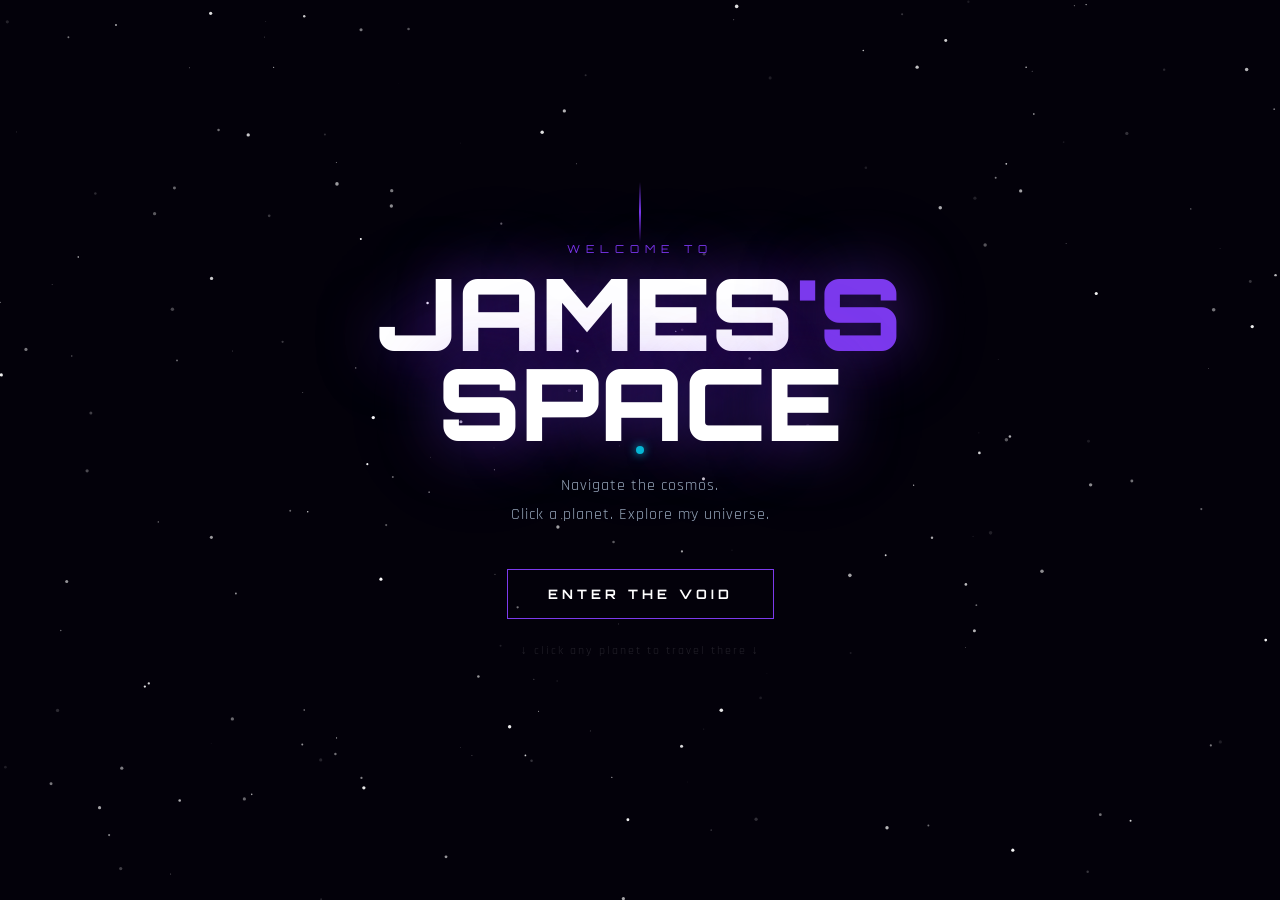
<file: index.html>
<!DOCTYPE html>
<html lang="en">
<head>
    <meta charset="UTF-8">
    <meta name="viewport" content="width=device-width, initial-scale=1.0">
    <title>Jamesbinas~ Portfolio</title>
    <link rel="preconnect" href="https://fonts.googleapis.com">
    <link href="https://fonts.googleapis.com/css2?family=Orbitron:wght@400;700;900&family=Rajdhani:wght@300;400;500&display=swap" rel="stylesheet">
    <link rel="stylesheet" href="css/style.css">
    <link rel="stylesheet" href="css/yui.css">
    <link rel="stylesheet" href="css/section.css">
</head>
<body>

    <div id="intro-overlay">
        <div id="intro-content">
            <div id="intro-scanline"></div>
            <p id="intro-sub">WELCOME TO</p>
            <h1 id="intro-title">JAMES<span>'S</span><br>SPACE</h1>
            <p id="intro-desc">Navigate the cosmos.<br>Click a planet. Explore my universe.</p>
            <button id="intro-btn">
                <span>ENTER THE VOID</span>
                <div class="btn-glow"></div>
            </button>
            <p id="intro-hint">↓ click any planet to travel there ↓</p>
        </div>
        <canvas id="intro-stars"></canvas>
    </div>

    <div id="viewport">
        <div id="cursor-blob"></div>

        <div id="space">
        </div>

        <div id="yui">
                <div id="yui-sprite"></div>
                <div id="yui-dialogue"></div>
        </div>

        <div id="nav-panel">
            <button id="nav-toggle">🚀 Travel to a planet</button>
            <div id="nav-links">
                <button class="nav-item" data-target="about">🟣 About</button>
                <button class="nav-item" data-target="projects">🟢 Projects</button>
                <button class="nav-item" data-target="skills">🟠 Skills</button>
                <button class="nav-item" data-target="contact">🔵 Contact</button>
            </div>
        </div>

        <div id="hud">
            <span id="hud-coords">X: 0 | Y: 0</span>
        </div>
    </div>

    <div id="sections">

        <section id="about" class="panel hidden">
            <button class="close-btn">✕ Back to Space</button>
            <div class="panel-inner">
                <div class="panel-header">
                    <span class="planet-tag">🟣 EMBER CORE</span>
                    <h2>About Me</h2>
                </div>
                <div class="panel-body">
                    <div class="about-grid">
                        <div class="about-text">
                            <p class="big-intro">Hey!! I'm <strong>James</strong>, but you can call me <strong>Akashi</strong>.</p>
                            <p>3rd year Computer Science student based in <strong>Doha, Qatar</strong>. I build things on the internet — mostly frontend, sometimes full stack, always with too much passion and not enough sleep.</p>
                            <p>I believe in shipping first, styling later. My projects are real, deployed, and used by actual humans.</p>
                            <div class="about-tags">
                                <span>Frontend Dev</span>
                                <span>CS Student</span>
                                <span>Doha, Qatar</span>
                                <span>Open to Work</span>
                            </div>
                        </div>
                        <div class="about-links">
                            <a href="https://github.com/Jamesbinas" target="_blank" class="link-card">
                                <span class="link-icon">⚡</span>
                                <span>GitHub</span>
                            </a>
                            <a href="https://gambapay.netlify.app" target="_blank" class="link-card">
                                <span class="link-icon">🎰</span>
                                <span>GambaPay</span>
                            </a>
                            <a href="https://kitchen-pal-james.netlify.app" target="_blank" class="link-card">
                                <span class="link-icon">🍳</span>
                                <span>KitchenPal</span>
                            </a>
                        </div>
                    </div>
                </div>
            </div>
        </section>

        <section id="projects" class="panel hidden">
            <button class="close-btn">✕ Back to Space</button>
            <div class="panel-inner">
                <div class="panel-header">
                    <span class="planet-tag">🟢 AQUA DRIFT</span>
                    <h2>Projects</h2>
                </div>
                <div class="panel-body">
                    <div class="projects-grid">

                        <div class="project-card">
                            <div class="project-top">
                                <span class="project-status live">LIVE</span>
                                <h3>GambaPay</h3>
                            </div>
                            <p>Multi-page bill splitting web app. Spin a wheel, let fate decide who pays. Full vanilla JS — themes, quotes, localStorage, leaderboard.</p>
                            <div class="project-stack">
                                <span>HTML</span><span>CSS</span><span>JavaScript</span>
                            </div>
                            <a href="https://gambapay.netlify.app" target="_blank" class="project-link">View Live →</a>
                        </div>

                        <div class="project-card">
                            <div class="project-top">
                                <span class="project-status live">LIVE</span>
                                <h3>KitchenPal</h3>
                            </div>
                            <p>Ingredient-based recipe finder. Type what's in your fridge, get recipes. Full stack with Python/Flask backend and Spoonacular API.</p>
                            <div class="project-stack">
                                <span>HTML</span><span>CSS</span><span>JS</span><span>Python</span><span>Flask</span>
                            </div>
                            <a href="https://kitchen-pal-james.netlify.app" target="_blank" class="project-link">View Live →</a>
                        </div>

                        <div class="project-card wip">
                            <div class="project-top">
                                <span class="project-status wip">IN PROGRESS</span>
                                <h3>JB Jewelry</h3>
                            </div>
                            <p>Web-based sales and inventory system for a real jewelry buy/sell/repair business. Capstone project. React + digital receipts.</p>
                            <div class="project-stack">
                                <span>React</span><span>Vite</span><span>CSS</span>
                            </div>
                            <span class="project-link muted">Coming Soon...</span>
                        </div>

                    </div>
                </div>
            </div>
        </section>

        <section id="skills" class="panel hidden">
            <button class="close-btn">✕ Back to Space</button>
            <div class="panel-inner">
                <div class="panel-header">
                    <span class="planet-tag">🟠 VOLT STATION</span>
                    <h2>Skills</h2>
                </div>
                <div class="panel-body">
                    <div class="skills-grid">
                        <div class="skill-group">
                            <h4>Frontend</h4>
                            <div class="skill-list">
                                <div class="skill-bar"><span>HTML5</span><div class="bar"><div style="width:90%"></div></div></div>
                                <div class="skill-bar"><span>CSS3</span><div class="bar"><div style="width:85%"></div></div></div>
                                <div class="skill-bar"><span>JavaScript</span><div class="bar"><div style="width:75%"></div></div></div>
                                <div class="skill-bar"><span>React</span><div class="bar"><div style="width:50%"></div></div></div>
                            </div>
                        </div>
                        <div class="skill-group">
                            <h4>Backend & Tools</h4>
                            <div class="skill-list">
                                <div class="skill-bar"><span>Python</span><div class="bar"><div style="width:65%"></div></div></div>
                                <div class="skill-bar"><span>Flask</span><div class="bar"><div style="width:60%"></div></div></div>
                                <div class="skill-bar"><span>Git / GitHub</span><div class="bar"><div style="width:70%"></div></div></div>
                                <div class="skill-bar"><span>REST APIs</span><div class="bar"><div style="width:70%"></div></div></div>
                            </div>
                        </div>
                    </div>
                </div>
            </div>
        </section>

        <section id="contact" class="panel hidden">
            <button class="close-btn">✕ Back to Space</button>
            <div class="panel-inner">
                <div class="panel-header">
                    <span class="planet-tag">🔵 SAKURA REALM</span>
                    <h2>Contact</h2>
                </div>
                <div class="panel-body">
                    <div class="contact-wrap">
                        <p class="contact-intro">I'm open to frontend roles, internships, and freelance work. Let's build something cool.</p>
                        <div class="contact-links">
                            <a href="https://github.com/Jamesbinas" target="_blank" class="contact-card">
                                <span>⚡</span>
                                <div>
                                    <strong>GitHub</strong>
                                    <p>github.com/Jamesbinas</p>
                                </div>
                            </a>
                            <a href="mailto:jamesmartinbinas@gmail.com" class="contact-card">
                                <span>📨</span>
                                <div>
                                    <strong>Email</strong>
                                    <p>jamesmartinbinas@gmail.com</p>
                                </div>
                            </a>
                            <a href="https://www.linkedin.com/in/jamesmartinbinas/" target="_blank" class="contact-card">
                                <span>🔗</span>
                                <div>
                                    <strong>LinkedIn</strong>
                                    <p>www.linkedin.com/in/jamesmartinbinas</p>
                                </div>
                            </a>
                            <a href="tel:+97474040573" class="contact-card">
                                <span>📱</span>
                                <div>
                                    <strong>Phone</strong>
                                    <p>+974 7404-0573</p>
                                </div>
                            </a>
                        </div>
                    </div>
                </div>
            </div>
        </section>

    </div>

    <script src="js/main.js"></script>
    <script src="js/yui.js"></script>
    <script src="js/planets.js"></script>
</body>
</html>
</file>
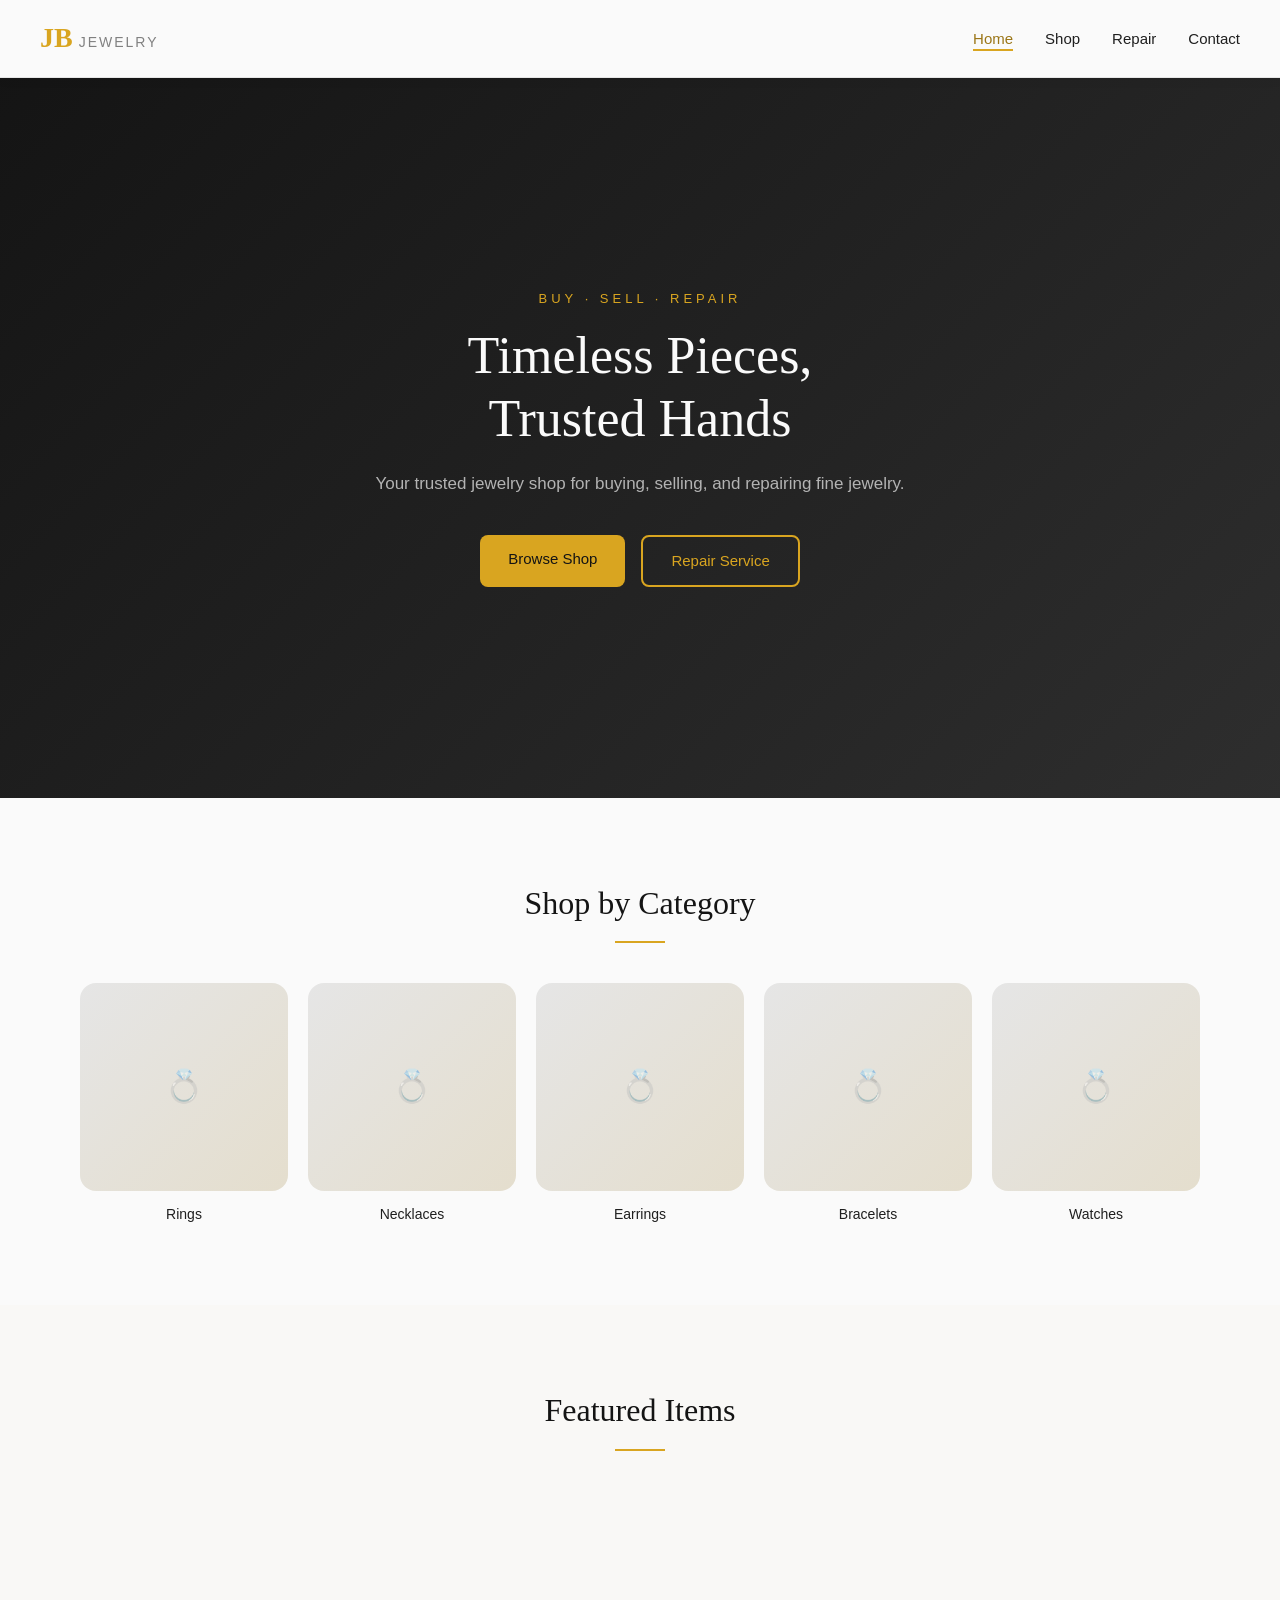
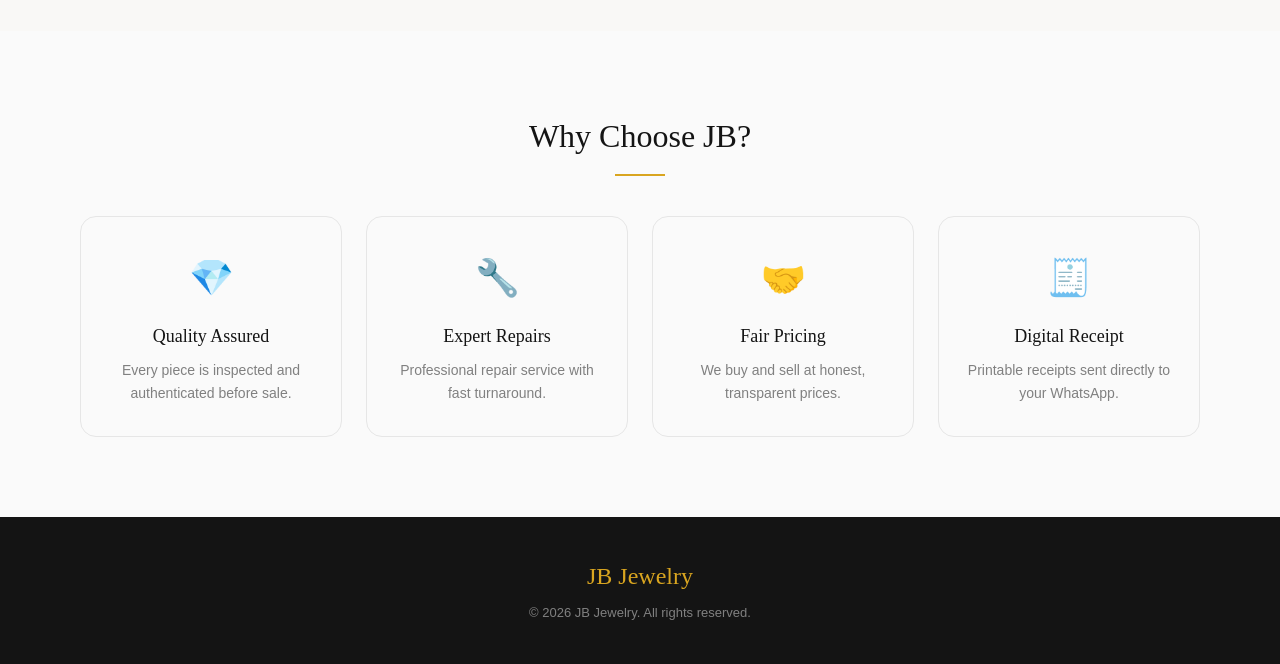
<file: jb-jewelry/index.html>
<!DOCTYPE html>
<html lang="en">
<head>
  <meta charset="UTF-8">
  <meta name="viewport" content="width=device-width, initial-scale=1.0">
  <title>JB Jewelry</title>
  <link rel="stylesheet" href="css/style.css">
  <link rel="stylesheet" href="css/nav.css">
  <link rel="stylesheet" href="css/home.css">
</head>
<body>

  <!-- NAVBAR -->
  <nav id="navbar">
    <div id="nav-logo">
      <span class="logo-text">JB</span>
      <span class="logo-sub">Jewelry</span>
    </div>
    <ul id="nav-links">
      <li><a href="index.html" class="nav-link active">Home</a></li>
      <li><a href="shop.html" class="nav-link">Shop</a></li>
      <li><a href="repair.html" class="nav-link">Repair</a></li>
      <li><a href="contact.html" class="nav-link">Contact</a></li>
    </ul>
    <button id="hamburger">☰</button>
  </nav>

  <!-- HERO SECTION -->
  <section id="hero">
    <div id="hero-content">
      <p class="hero-tag">Buy · Sell · Repair</p>
      <h1 class="hero-title">Timeless Pieces,<br>Trusted Hands</h1>
      <p class="hero-sub">Your trusted jewelry shop for buying, selling, and repairing fine jewelry.</p>
      <div class="hero-btns">
        <a href="shop.html" class="btn btn-primary">Browse Shop</a>
        <a href="repair.html" class="btn btn-outline">Repair Service</a>
      </div>
    </div>
  </section>

  <!-- CATEGORIES SECTION -->
  <section id="categories">
    <h2 class="section-title">Shop by Category</h2>
    <div class="category-grid">
      <a href="shop.html?category=rings" class="category-card">
        <div class="category-img placeholder"></div>
        <p class="category-name">Rings</p>
      </a>
      <a href="shop.html?category=necklaces" class="category-card">
        <div class="category-img placeholder"></div>
        <p class="category-name">Necklaces</p>
      </a>
      <a href="shop.html?category=earrings" class="category-card">
        <div class="category-img placeholder"></div>
        <p class="category-name">Earrings</p>
      </a>
      <a href="shop.html?category=bracelets" class="category-card">
        <div class="category-img placeholder"></div>
        <p class="category-name">Bracelets</p>
      </a>
      <a href="shop.html?category=watches" class="category-card">
        <div class="category-img placeholder"></div>
        <p class="category-name">Watches</p>
      </a>
    </div>
  </section>

  <!-- FEATURED ITEMS -->
  <section id="featured">
    <h2 class="section-title">Featured Items</h2>
    <div class="items-grid" id="featured-grid">
      <!-- JS will populate this -->
    </div>
  </section>

  <!-- WHY US -->
  <section id="why-us">
    <h2 class="section-title">Why Choose JB?</h2>
    <div class="why-grid">
      <div class="why-card">
        <span class="why-icon">💎</span>
        <h3>Quality Assured</h3>
        <p>Every piece is inspected and authenticated before sale.</p>
      </div>
      <div class="why-card">
        <span class="why-icon">🔧</span>
        <h3>Expert Repairs</h3>
        <p>Professional repair service with fast turnaround.</p>
      </div>
      <div class="why-card">
        <span class="why-icon">🤝</span>
        <h3>Fair Pricing</h3>
        <p>We buy and sell at honest, transparent prices.</p>
      </div>
      <div class="why-card">
        <span class="why-icon">🧾</span>
        <h3>Digital Receipt</h3>
        <p>Printable receipts sent directly to your WhatsApp.</p>
      </div>
    </div>
  </section>

  <!-- FOOTER -->
  <footer id="footer">
    <p class="footer-logo">JB Jewelry</p>
    <p class="footer-sub">© 2026 JB Jewelry. All rights reserved.</p>
  </footer>

  <script src="js/main.js"></script>

</body>
</html>
</file>
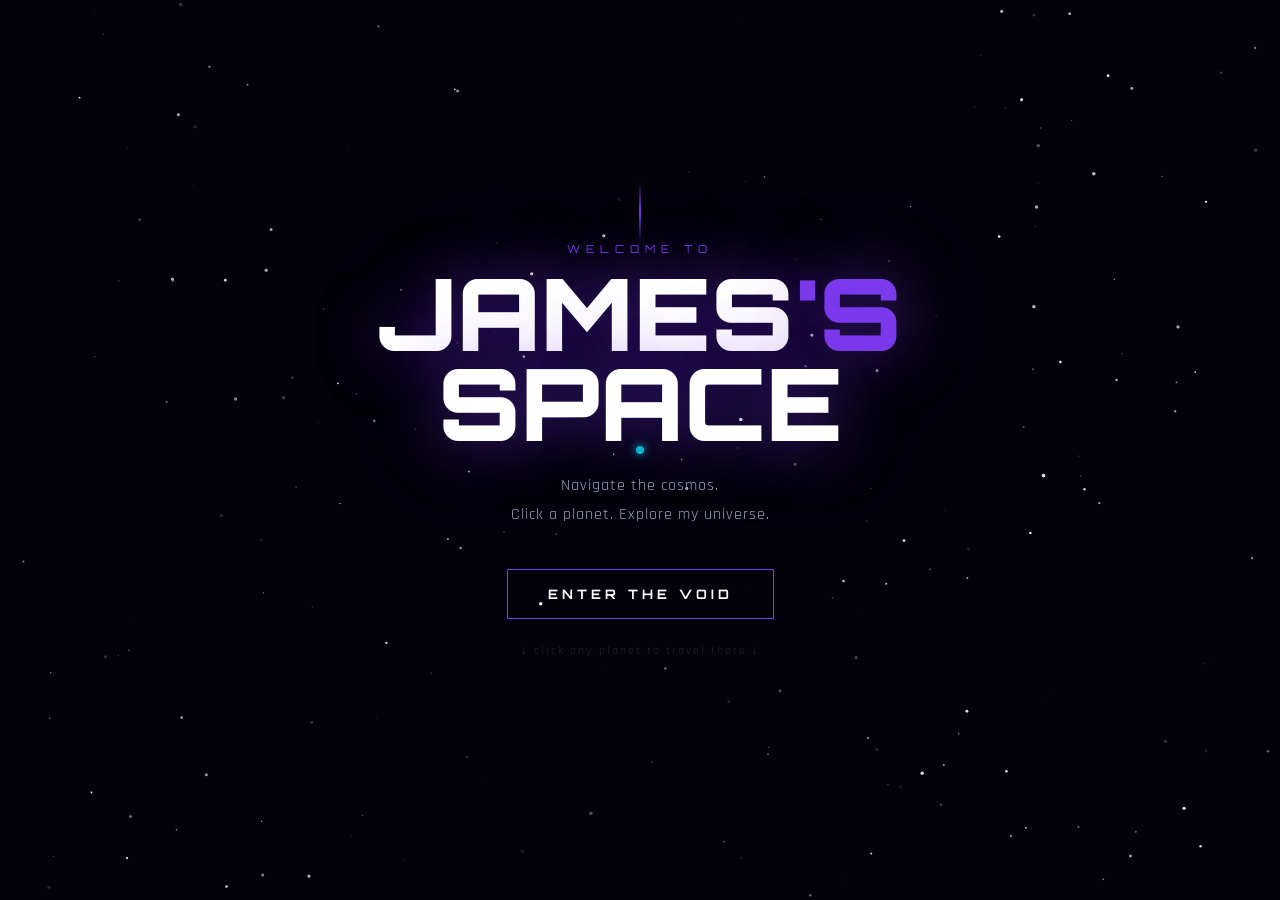
<file: port2/index.html>
<!DOCTYPE html>
<html lang="en">
<head>
    <meta charset="UTF-8">
    <meta name="viewport" content="width=device-width, initial-scale=1.0">
    <title>Jamesbinas~ Portfolio</title>
    <link rel="preconnect" href="https://fonts.googleapis.com">
    <link href="https://fonts.googleapis.com/css2?family=Orbitron:wght@400;700;900&family=Rajdhani:wght@300;400;500&display=swap" rel="stylesheet">
    <link rel="stylesheet" href="css/style.css">
    <link rel="stylesheet" href="css/yui.css">
    <link rel="stylesheet" href="css/section.css">
</head>
<body>

    <div id="intro-overlay">
        <div id="intro-content">
            <div id="intro-scanline"></div>
            <p id="intro-sub">WELCOME TO</p>
            <h1 id="intro-title">JAMES<span>'S</span><br>SPACE</h1>
            <p id="intro-desc">Navigate the cosmos.<br>Click a planet. Explore my universe.</p>
            <button id="intro-btn">
                <span>ENTER THE VOID</span>
                <div class="btn-glow"></div>
            </button>
            <p id="intro-hint">↓ click any planet to travel there ↓</p>
        </div>
        <canvas id="intro-stars"></canvas>
    </div>

    <div id="viewport">
        <div id="cursor-blob"></div>

        <div id="space">
        </div>

        <div id="yui">
                <div id="yui-sprite"></div>
                <div id="yui-dialogue"></div>
        </div>

        <div id="nav-panel">
            <button id="nav-toggle">🚀 Travel to a planet</button>
            <div id="nav-links">
                <button class="nav-item" data-target="about">🟣 About</button>
                <button class="nav-item" data-target="projects">🟢 Projects</button>
                <button class="nav-item" data-target="skills">🟠 Skills</button>
                <button class="nav-item" data-target="contact">🔵 Contact</button>
            </div>
        </div>

        <div id="hud">
            <span id="hud-coords">X: 0 | Y: 0</span>
        </div>
    </div>

    <div id="sections">

        <section id="about" class="panel hidden">
            <button class="close-btn">✕ Back to Space</button>
            <div class="panel-inner">
                <div class="panel-header">
                    <span class="planet-tag">🟣 EMBER CORE</span>
                    <h2>About Me</h2>
                </div>
                <div class="panel-body">
                    <div class="about-grid">
                        <div class="about-text">
                            <p class="big-intro">Hey!! I'm <strong>James</strong>.</p>
                            <p>3rd year Computer Science student based in <strong>Doha, Qatar</strong>. I build things on the internet — mostly frontend, sometimes full stack, always with too much passion and not enough sleep.</p>
                            <p>I believe in shipping first, styling later. My projects are real, deployed, and used by actual humans.</p>
                            <div class="about-tags">
                                <span>Frontend Dev</span>
                                <span>CS Student</span>
                                <span>Doha, Qatar</span>
                                <span>Open to Work</span>
                            </div>
                        </div>
                        <div class="about-links">
                            <a href="https://github.com/Jamesbinas" target="_blank" class="link-card">
                                <span class="link-icon">⚡</span>
                                <span>GitHub</span>
                            </a>
                            <a href="https://gambapay.netlify.app" target="_blank" class="link-card">
                                <span class="link-icon">🎰</span>
                                <span>GambaPay</span>
                            </a>
                            <a href="https://kitchen-pal-james.netlify.app" target="_blank" class="link-card">
                                <span class="link-icon">🍳</span>
                                <span>KitchenPal</span>
                            </a>
                        </div>
                    </div>
                </div>
            </div>
        </section>

        <section id="projects" class="panel hidden">
            <button class="close-btn">✕ Back to Space</button>
            <div class="panel-inner">
                <div class="panel-header">
                    <span class="planet-tag">🟢 AQUA DRIFT</span>
                    <h2>Projects</h2>
                </div>
                <div class="panel-body">
                    <div class="projects-grid">

                        <div class="project-card">
                            <div class="project-top">
                                <span class="project-status live">LIVE</span>
                                <h3>GambaPay</h3>
                            </div>
                            <p>Multi-page bill splitting web app. Spin a wheel, let fate decide who pays. Full vanilla JS — themes, quotes, localStorage, leaderboard.</p>
                            <div class="project-stack">
                                <span>HTML</span><span>CSS</span><span>JavaScript</span>
                            </div>
                            <a href="https://gambapay.netlify.app" target="_blank" class="project-link">View Live →</a>
                        </div>

                        <div class="project-card">
                            <div class="project-top">
                                <span class="project-status live">LIVE</span>
                                <h3>KitchenPal</h3>
                            </div>
                            <p>Ingredient-based recipe finder. Type what's in your fridge, get recipes. Full stack with Python/Flask backend and Spoonacular API.</p>
                            <div class="project-stack">
                                <span>HTML</span><span>CSS</span><span>JS</span><span>Python</span><span>Flask</span>
                            </div>
                            <a href="https://kitchen-pal-james.netlify.app" target="_blank" class="project-link">View Live →</a>
                        </div>

                        <div class="project-card wip">
                            <div class="project-top">
                                <span class="project-status wip">IN PROGRESS</span>
                                <h3>JB Jewelry</h3>
                            </div>
                            <p>Web-based sales and inventory system for a real jewelry buy/sell/repair business. Capstone project. React + digital receipts.</p>
                            <div class="project-stack">
                                <span>React</span><span>Vite</span><span>CSS</span>
                            </div>
                            <span class="project-link muted">Coming Soon...</span>
                        </div>

                    </div>
                </div>
            </div>
        </section>

        <section id="skills" class="panel hidden">
            <button class="close-btn">✕ Back to Space</button>
            <div class="panel-inner">
                <div class="panel-header">
                    <span class="planet-tag">🟠 VOLT STATION</span>
                    <h2>Skills</h2>
                </div>
                <div class="panel-body">
                    <div class="skills-grid">
                        <div class="skill-group">
                            <h4>Frontend</h4>
                            <div class="skill-list">
                                <div class="skill-bar"><span>HTML5</span><div class="bar"><div style="width:90%"></div></div></div>
                                <div class="skill-bar"><span>CSS3</span><div class="bar"><div style="width:85%"></div></div></div>
                                <div class="skill-bar"><span>JavaScript</span><div class="bar"><div style="width:75%"></div></div></div>
                                <div class="skill-bar"><span>React</span><div class="bar"><div style="width:50%"></div></div></div>
                            </div>
                        </div>
                        <div class="skill-group">
                            <h4>Backend & Tools</h4>
                            <div class="skill-list">
                                <div class="skill-bar"><span>Python</span><div class="bar"><div style="width:65%"></div></div></div>
                                <div class="skill-bar"><span>Flask</span><div class="bar"><div style="width:60%"></div></div></div>
                                <div class="skill-bar"><span>Git / GitHub</span><div class="bar"><div style="width:70%"></div></div></div>
                                <div class="skill-bar"><span>REST APIs</span><div class="bar"><div style="width:70%"></div></div></div>
                            </div>
                        </div>
                    </div>
                </div>
            </div>
        </section>

        <section id="contact" class="panel hidden">
            <button class="close-btn">✕ Back to Space</button>
            <div class="panel-inner">
                <div class="panel-header">
                    <span class="planet-tag">🔵 SAKURA REALM</span>
                    <h2>Contact</h2>
                </div>
                <div class="panel-body">
                    <div class="contact-wrap">
                        <p class="contact-intro">I'm open to frontend roles, internships, and freelance work. Let's build something cool.</p>
                        <div class="contact-links">
                            <a href="https://github.com/Jamesbinas" target="_blank" class="contact-card">
                                <span>⚡</span>
                                <div>
                                    <strong>GitHub</strong>
                                    <p>github.com/Jamesbinas</p>
                                </div>
                            </a>
                            <a href="mailto:jamesmartinbinas@gmail.com" class="contact-card">
                                <span>📨</span>
                                <div>
                                    <strong>Email</strong>
                                    <p>jamesmartinbinas@gmail.com</p>
                                </div>
                            </a>
                            <a href="https://www.linkedin.com/in/jamesmartinbinas/" target="_blank" class="contact-card">
                                <span>🔗</span>
                                <div>
                                    <strong>LinkedIn</strong>
                                    <p>www.linkedin.com/in/jamesmartinbinas</p>
                                </div>
                            </a>
                            <a href="tel:+97474040573" class="contact-card">
                                <span>📱</span>
                                <div>
                                    <strong>Phone</strong>
                                    <p>+974 7404-0573</p>
                                </div>
                            </a>
                        </div>
                    </div>
                </div>
            </div>
        </section>

    </div>

    <script src="js/main.js"></script>
    <script src="js/yui.js"></script>
    <script src="js/planets.js"></script>
</body>
</html>
</file>
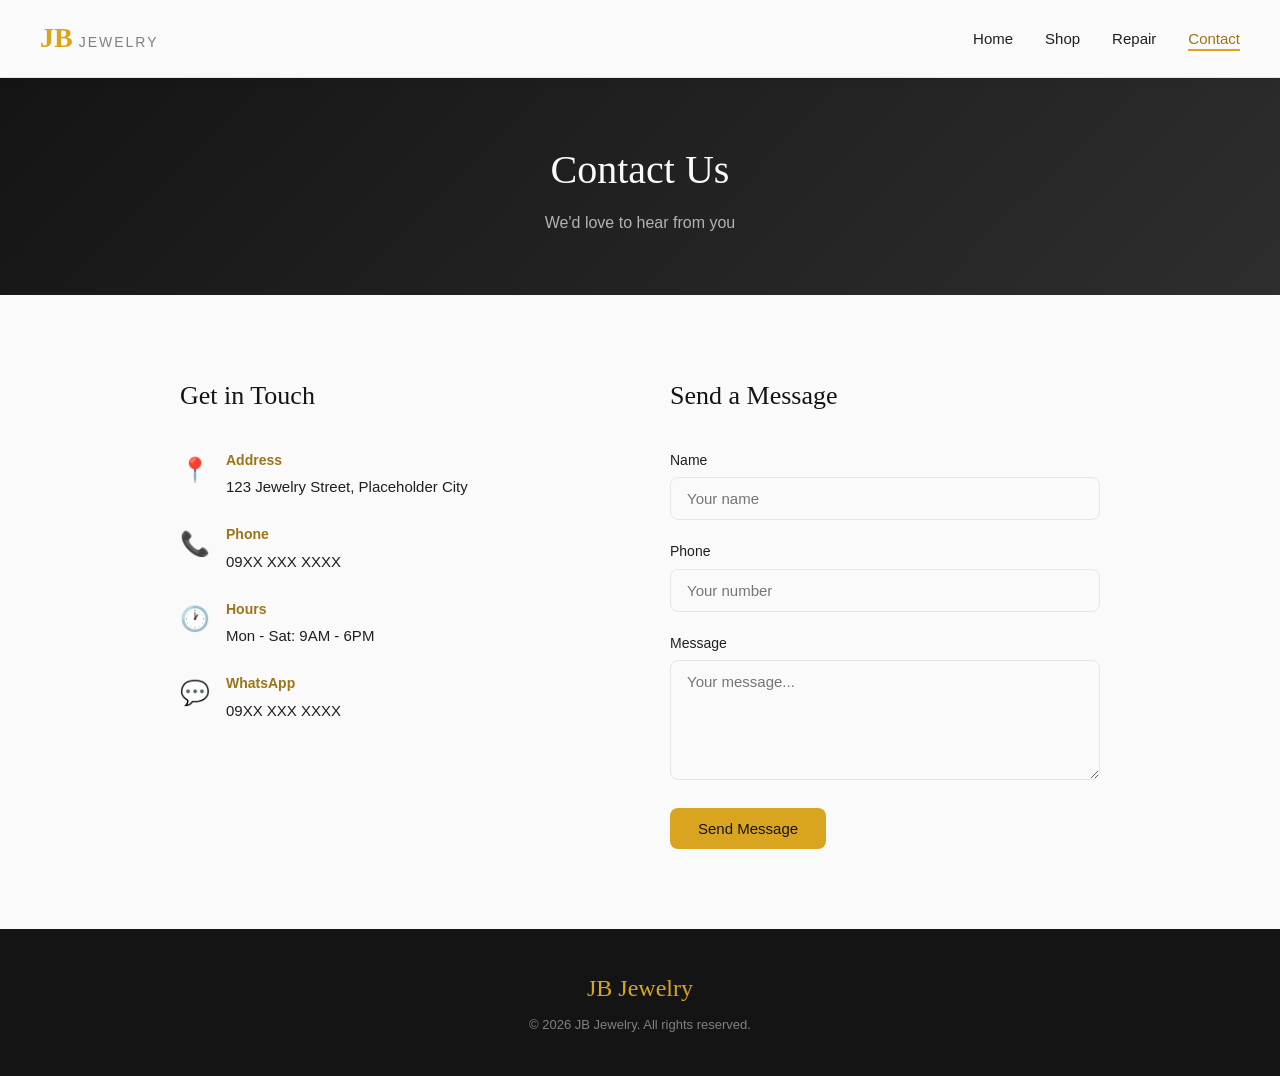
<file: jb-jewelry/contact.html>
<!DOCTYPE html>
<html lang="en">
<head>
  <meta charset="UTF-8">
  <meta name="viewport" content="width=device-width, initial-scale=1.0">
  <title>Contact — JB Jewelry</title>
  <link rel="stylesheet" href="css/style.css">
  <link rel="stylesheet" href="css/nav.css">
  <link rel="stylesheet" href="css/contact.css">
</head>
<body>

  <!-- NAVBAR -->
  <nav id="navbar">
    <div id="nav-logo">
      <span class="logo-text">JB</span>
      <span class="logo-sub">Jewelry</span>
    </div>
    <ul id="nav-links">
      <li><a href="index.html" class="nav-link">Home</a></li>
      <li><a href="shop.html" class="nav-link">Shop</a></li>
      <li><a href="repair.html" class="nav-link">Repair</a></li>
      <li><a href="contact.html" class="nav-link active">Contact</a></li>
    </ul>
    <button id="hamburger">☰</button>
  </nav>

  <!-- CONTACT HEADER -->
  <section id="contact-header">
    <h1>Contact Us</h1>
    <p>We'd love to hear from you</p>
  </section>

  <!-- CONTACT CONTENT -->
  <section id="contact-content">

    <div id="contact-info">
      <h2>Get in Touch</h2>
      <div class="contact-item">
        <span class="contact-icon">📍</span>
        <div>
          <h4>Address</h4>
          <p>123 Jewelry Street, Placeholder City</p>
        </div>
      </div>
      <div class="contact-item">
        <span class="contact-icon">📞</span>
        <div>
          <h4>Phone</h4>
          <p>09XX XXX XXXX</p>
        </div>
      </div>
      <div class="contact-item">
        <span class="contact-icon">🕐</span>
        <div>
          <h4>Hours</h4>
          <p>Mon - Sat: 9AM - 6PM</p>
        </div>
      </div>
      <div class="contact-item">
        <span class="contact-icon">💬</span>
        <div>
          <h4>WhatsApp</h4>
          <p>09XX XXX XXXX</p>
        </div>
      </div>
    </div>

    <div id="contact-form">
      <h2>Send a Message</h2>
      <div class="form-group">
        <label>Name</label>
        <input type="text" id="contact-name" placeholder="Your name">
      </div>
      <div class="form-group">
        <label>Phone</label>
        <input type="text" id="contact-phone" placeholder="Your number">
      </div>
      <div class="form-group">
        <label>Message</label>
        <textarea id="contact-message" placeholder="Your message..."></textarea>
      </div>
      <button class="btn btn-primary" id="contact-submit">Send Message</button>
    </div>

  </section>

  <!-- FOOTER -->
  <footer id="footer">
    <p class="footer-logo">JB Jewelry</p>
    <p class="footer-sub">© 2026 JB Jewelry. All rights reserved.</p>
  </footer>

  <script src="js/contact.js"></script>

</body>
</html>
</file>
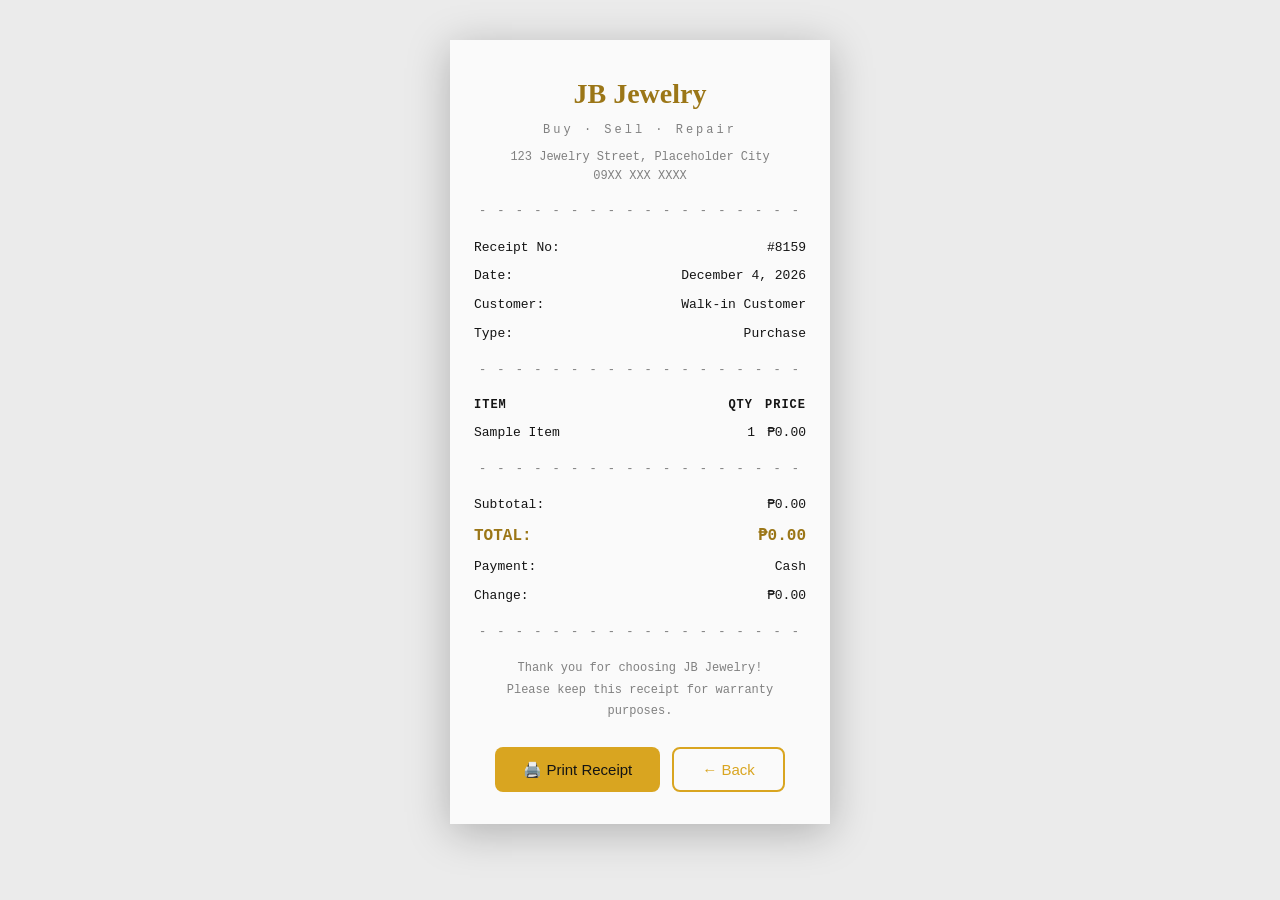
<file: jb-jewelry/receipt.html>
<!DOCTYPE html>
<html lang="en">
<head>
  <meta charset="UTF-8">
  <meta name="viewport" content="width=device-width, initial-scale=1.0">
  <title>Receipt — JB Jewelry</title>
  <link rel="stylesheet" href="css/style.css">
  <link rel="stylesheet" href="css/receipt.css">
</head>
<body>

  <div id="receipt-container">

    <!-- RECEIPT HEADER -->
    <div id="receipt-header">
      <h1 class="receipt-logo">JB Jewelry</h1>
      <p class="receipt-tagline">Buy · Sell · Repair</p>
      <p class="receipt-address">123 Jewelry Street, Placeholder City</p>
      <p class="receipt-contact">09XX XXX XXXX</p>
    </div>

    <div class="receipt-divider">- - - - - - - - - - - - - - - - - -</div>

    <!-- RECEIPT INFO -->
    <div id="receipt-info">
      <div class="receipt-row">
        <span>Receipt No:</span>
        <span id="receipt-no">#0001</span>
      </div>
      <div class="receipt-row">
        <span>Date:</span>
        <span id="receipt-date">--/--/----</span>
      </div>
      <div class="receipt-row">
        <span>Customer:</span>
        <span id="receipt-customer">---</span>
      </div>
      <div class="receipt-row">
        <span>Type:</span>
        <span id="receipt-type">---</span>
      </div>
    </div>

    <div class="receipt-divider">- - - - - - - - - - - - - - - - - -</div>

    <!-- RECEIPT ITEMS -->
    <div id="receipt-items">
      <div class="receipt-item-header">
        <span>Item</span>
        <span>Qty</span>
        <span>Price</span>
      </div>
      <div id="receipt-items-list">
        <!-- JS will populate this -->
      </div>
    </div>

    <div class="receipt-divider">- - - - - - - - - - - - - - - - - -</div>

    <!-- RECEIPT TOTAL -->
    <div id="receipt-total">
      <div class="receipt-row">
        <span>Subtotal:</span>
        <span id="receipt-subtotal">₱0.00</span>
      </div>
      <div class="receipt-row total-row">
        <span>TOTAL:</span>
        <span id="receipt-grand-total">₱0.00</span>
      </div>
      <div class="receipt-row">
        <span>Payment:</span>
        <span id="receipt-payment">Cash</span>
      </div>
      <div class="receipt-row">
        <span>Change:</span>
        <span id="receipt-change">₱0.00</span>
      </div>
    </div>

    <div class="receipt-divider">- - - - - - - - - - - - - - - - - -</div>

    <!-- RECEIPT FOOTER -->
    <div id="receipt-footer">
      <p>Thank you for choosing JB Jewelry!</p>
      <p>Please keep this receipt for warranty purposes.</p>
    </div>

    <!-- PRINT BUTTON — hidden when printing -->
    <div id="receipt-actions">
      <button class="btn btn-primary" id="print-btn" onclick="window.print()">🖨️ Print Receipt</button>
      <button class="btn btn-outline" id="back-btn" onclick="history.back()">← Back</button>
    </div>

  </div>

  <script src="js/receipt.js"></script>

</body>
</html>
</file>
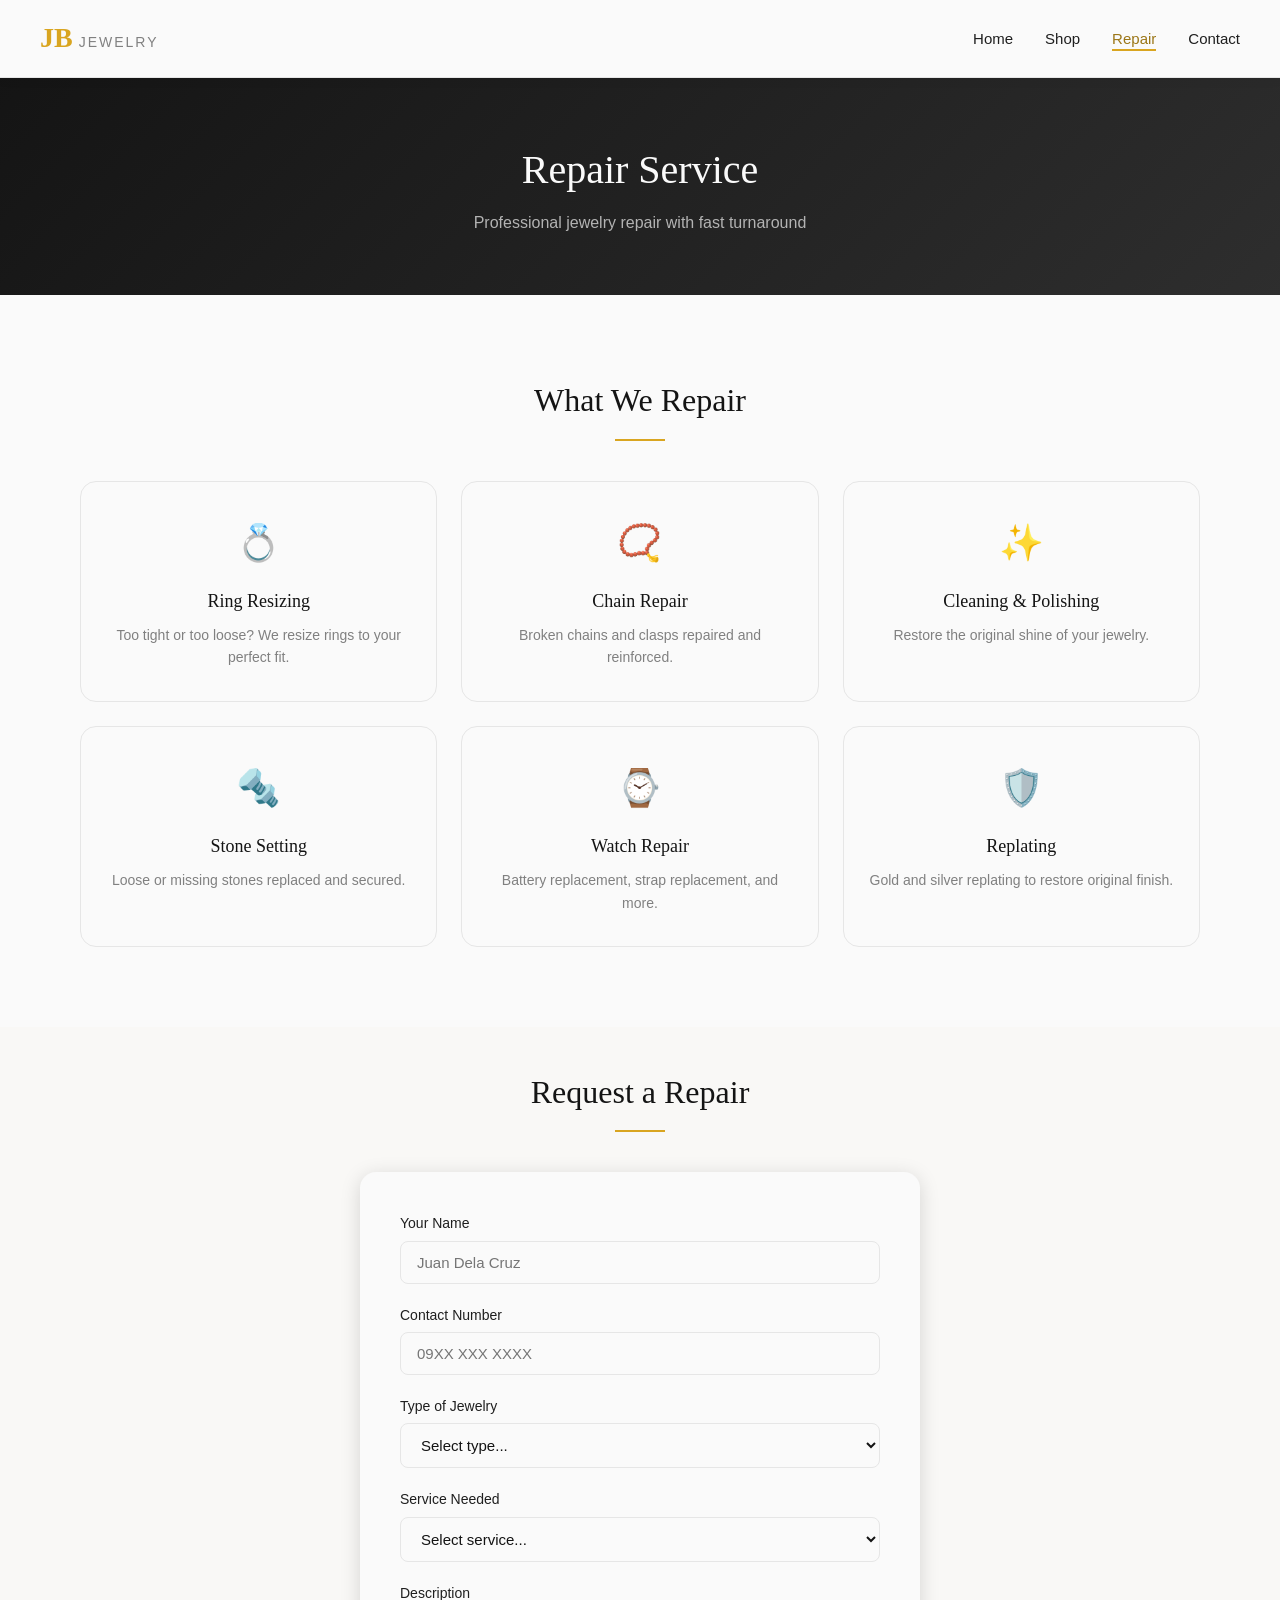
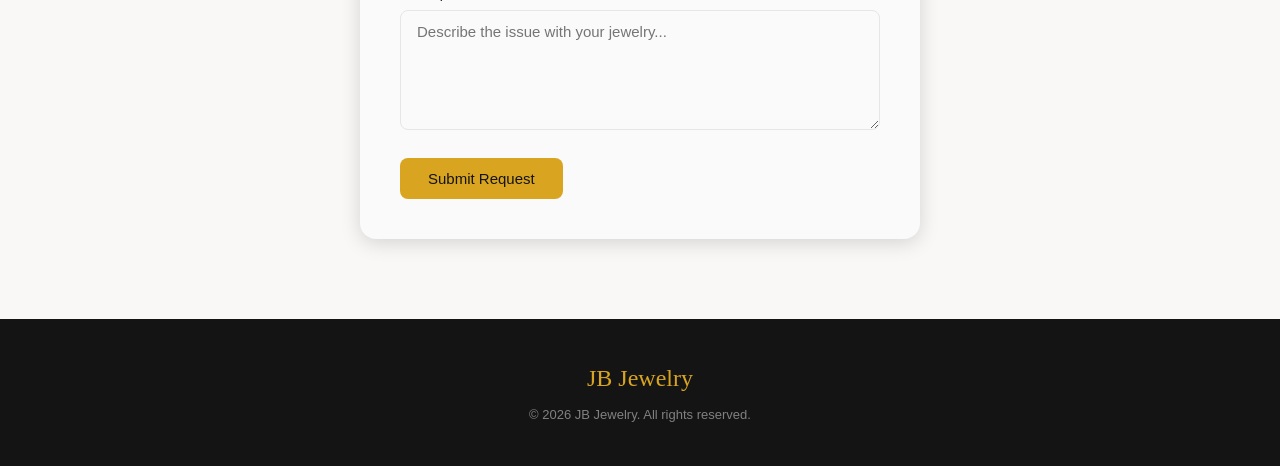
<file: jb-jewelry/repair.html>
<!DOCTYPE html>
<html lang="en">
<head>
  <meta charset="UTF-8">
  <meta name="viewport" content="width=device-width, initial-scale=1.0">
  <title>Repair — JB Jewelry</title>
  <link rel="stylesheet" href="css/style.css">
  <link rel="stylesheet" href="css/nav.css">
  <link rel="stylesheet" href="css/repair.css">
</head>
<body>

  <nav id="navbar">
    <div id="nav-logo">
      <span class="logo-text">JB</span>
      <span class="logo-sub">Jewelry</span>
    </div>
    <ul id="nav-links">
      <li><a href="index.html" class="nav-link">Home</a></li>
      <li><a href="shop.html" class="nav-link">Shop</a></li>
      <li><a href="repair.html" class="nav-link active">Repair</a></li>
      <li><a href="contact.html" class="nav-link">Contact</a></li>
    </ul>
    <button id="hamburger">☰</button>
  </nav>

  <section id="repair-header">
    <h1>Repair Service</h1>
    <p>Professional jewelry repair with fast turnaround</p>
  </section>

  <section id="repair-services">
    <h2 class="section-title">What We Repair</h2>
    <div class="services-grid">
      <div class="service-card">
        <span class="service-icon">💍</span>
        <h3>Ring Resizing</h3>
        <p>Too tight or too loose? We resize rings to your perfect fit.</p>
      </div>
      <div class="service-card">
        <span class="service-icon">📿</span>
        <h3>Chain Repair</h3>
        <p>Broken chains and clasps repaired and reinforced.</p>
      </div>
      <div class="service-card">
        <span class="service-icon">✨</span>
        <h3>Cleaning & Polishing</h3>
        <p>Restore the original shine of your jewelry.</p>
      </div>
      <div class="service-card">
        <span class="service-icon">🔩</span>
        <h3>Stone Setting</h3>
        <p>Loose or missing stones replaced and secured.</p>
      </div>
      <div class="service-card">
        <span class="service-icon">⌚</span>
        <h3>Watch Repair</h3>
        <p>Battery replacement, strap replacement, and more.</p>
      </div>
      <div class="service-card">
        <span class="service-icon">🛡️</span>
        <h3>Replating</h3>
        <p>Gold and silver replating to restore original finish.</p>
      </div>
    </div>
  </section>

  <!-- REPAIR FORM -->
  <section id="repair-form-section">
    <h2 class="section-title">Request a Repair</h2>
    <div id="repair-form">

      <div class="form-group">
        <label>Your Name</label>
        <input type="text" id="repair-name" placeholder="Juan Dela Cruz">
      </div>

      <div class="form-group">
        <label>Contact Number</label>
        <input type="text" id="repair-contact" placeholder="09XX XXX XXXX">
      </div>

      <div class="form-group">
        <label>Type of Jewelry</label>
        <select id="repair-type">
          <option value="">Select type...</option>
          <option value="ring">Ring</option>
          <option value="necklace">Necklace</option>
          <option value="earring">Earring</option>
          <option value="bracelet">Bracelet</option>
          <option value="watch">Watch</option>
          <option value="other">Other</option>
        </select>
      </div>

      <div class="form-group">
        <label>Service Needed</label>
        <select id="repair-service">
          <option value="">Select service...</option>
          <option value="resize">Ring Resizing</option>
          <option value="chain">Chain Repair</option>
          <option value="cleaning">Cleaning & Polishing</option>
          <option value="stone">Stone Setting</option>
          <option value="watch">Watch Repair</option>
          <option value="replating">Replating</option>
          <option value="other">Other</option>
        </select>
      </div>

      <div class="form-group">
        <label>Description</label>
        <textarea id="repair-desc" placeholder="Describe the issue with your jewelry..."></textarea>
      </div>

      <button class="btn btn-primary" id="repair-submit">Submit Request</button>

    </div>
  </section>

  <!-- FOOTER -->
  <footer id="footer">
    <p class="footer-logo">JB Jewelry</p>
    <p class="footer-sub">© 2026 JB Jewelry. All rights reserved.</p>
  </footer>

  <script src="js/repair.js"></script>

</body>
</html>
</file>
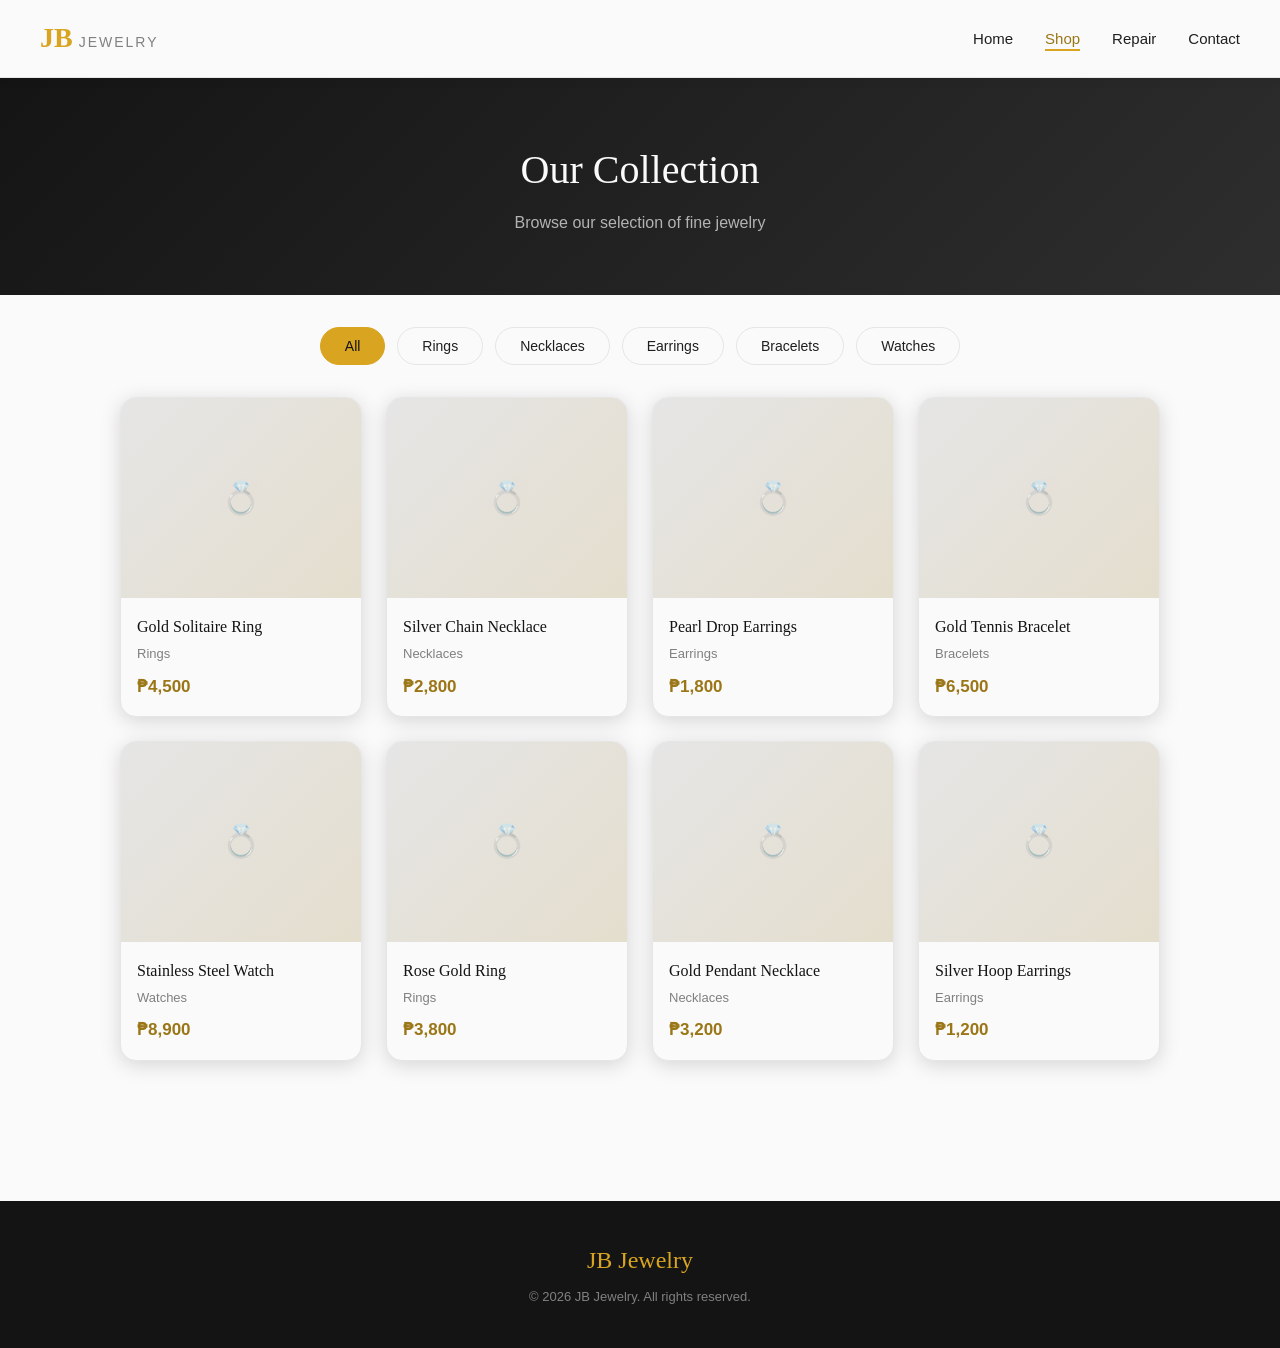
<file: jb-jewelry/shop.html>
<!DOCTYPE html>
<html lang="en">
<head>
  <meta charset="UTF-8">
  <meta name="viewport" content="width=device-width, initial-scale=1.0">
  <title>Shop — JB Jewelry</title>
  <link rel="stylesheet" href="css/style.css">
  <link rel="stylesheet" href="css/nav.css">
  <link rel="stylesheet" href="css/shop.css">
</head>
<body>

  <!-- NAVBAR -->
  <nav id="navbar">
    <div id="nav-logo">
      <span class="logo-text">JB</span>
      <span class="logo-sub">Jewelry</span>
    </div>
    <ul id="nav-links">
      <li><a href="index.html" class="nav-link">Home</a></li>
      <li><a href="shop.html" class="nav-link active">Shop</a></li>
      <li><a href="repair.html" class="nav-link">Repair</a></li>
      <li><a href="contact.html" class="nav-link">Contact</a></li>
    </ul>
    <button id="hamburger">☰</button>
  </nav>

  <!-- SHOP HEADER -->
  <section id="shop-header">
    <h1>Our Collection</h1>
    <p>Browse our selection of fine jewelry</p>
  </section>

  <!-- FILTERS -->
  <div id="filters">
    <button class="filter-btn active" data-filter="all">All</button>
    <button class="filter-btn" data-filter="rings">Rings</button>
    <button class="filter-btn" data-filter="necklaces">Necklaces</button>
    <button class="filter-btn" data-filter="earrings">Earrings</button>
    <button class="filter-btn" data-filter="bracelets">Bracelets</button>
    <button class="filter-btn" data-filter="watches">Watches</button>
  </div>

  <!-- ITEMS GRID -->
  <section id="shop-grid-section">
    <div class="items-grid" id="shop-grid">
      <!-- JS will populate this -->
    </div>
  </section>

  <!-- ITEM MODAL -->
  <div id="item-modal" class="modal hidden">
    <div class="modal-overlay"></div>
    <div class="modal-content">
      <button class="modal-close">✕</button>
      <div class="modal-img placeholder"></div>
      <div class="modal-info">
        <h2 id="modal-name">Item Name</h2>
        <p id="modal-category">Category</p>
        <p id="modal-price">₱0.00</p>
        <p id="modal-desc">Description goes here.</p>
        <button class="btn btn-primary" id="modal-buy">Buy Now</button>
      </div>
    </div>
  </div>

  <!-- FOOTER -->
  <footer id="footer">
    <p class="footer-logo">JB Jewelry</p>
    <p class="footer-sub">© 2026 JB Jewelry. All rights reserved.</p>
  </footer>

  <script src="js/items.js"></script>
  <script src="js/shop.js"></script>

</body>
</html>
</file>
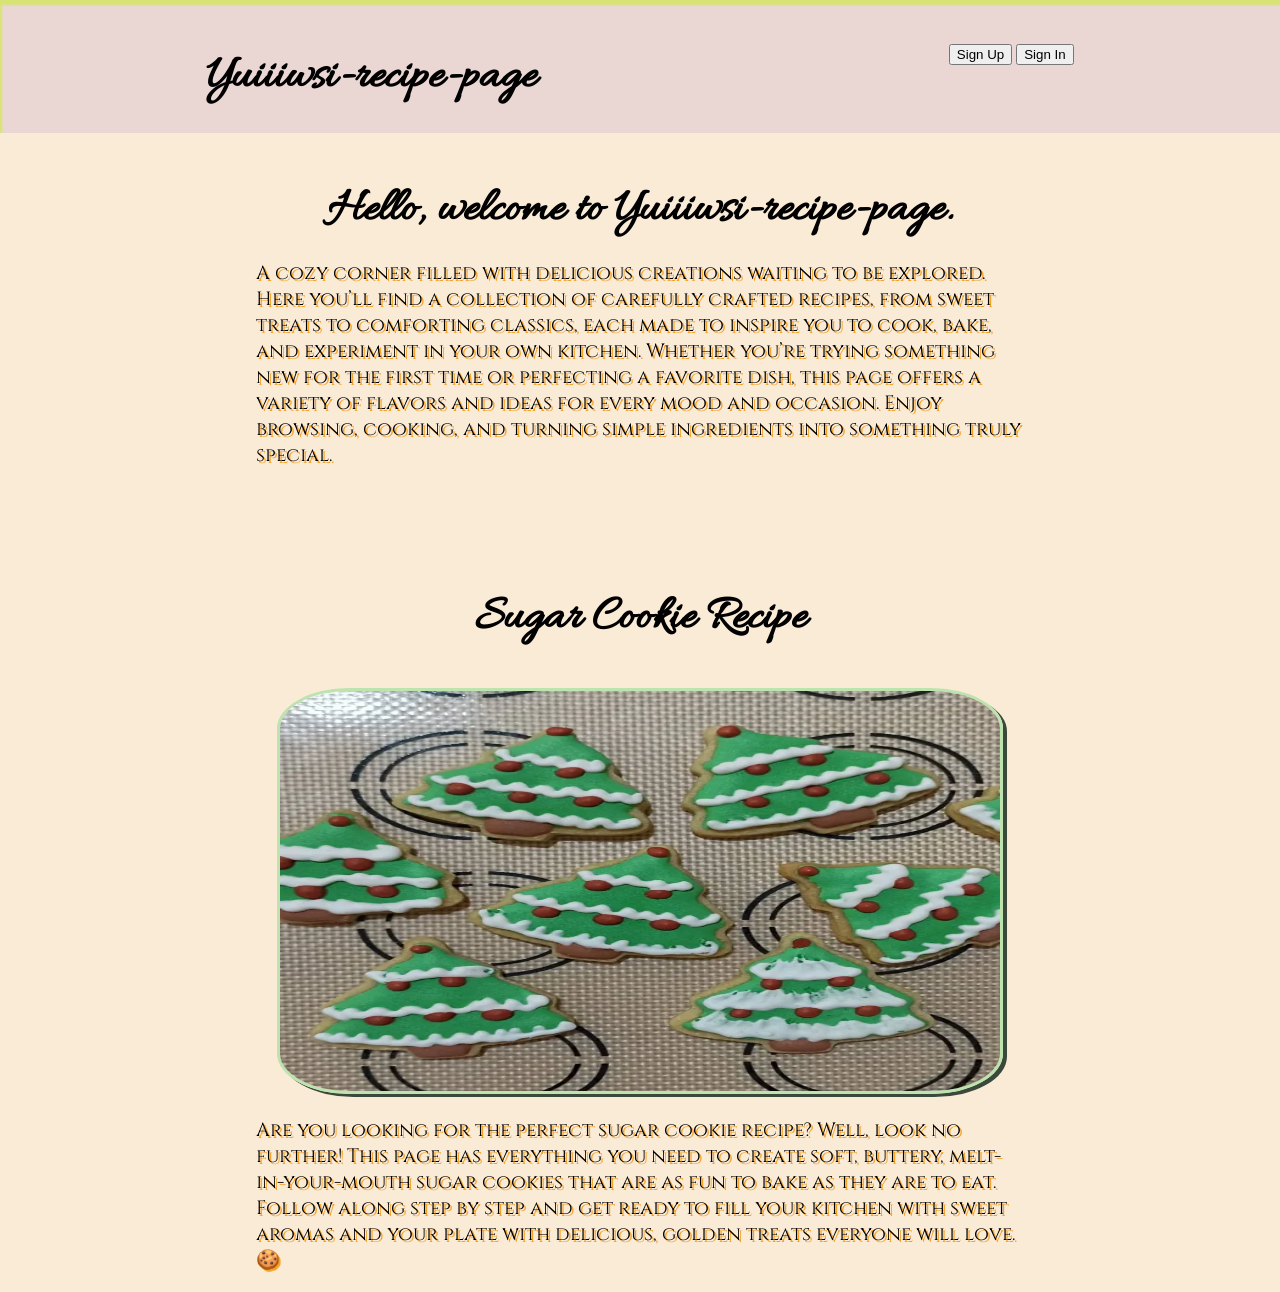
<file: recipe webpage/menu.html>
<!DOCTYPE html>
<html lang="en">
<head>
    <meta charset="UTF-8">
    <meta name="viewport" content="width=device-width, initial-scale=1.0">
    <title>Document</title>
    <link rel="stylesheet" href="menu.css">
    <link href="https://fonts.googleapis.com/css2?family=Allura&family=Cinzel:wght@400;700&display=swap" rel="stylesheet">
</head>
<body>
    <header class="top">
        <div class="nav-bar">
        <h1>Yuiiiwsi-recipe-page</h1>
            <div class="btn-container">
            <button class="btn">Sign Up</button>
            <button class="btn">Sign In</button>
             </div>
        </div>
    </header>
    <div class="content">
        <h1>Hello, welcome to Yuiiiwsi-recipe-page.</h1>
        <p>A cozy corner filled with delicious creations waiting to be explored.
        Here you’ll find a collection of carefully crafted recipes, from sweet treats to comforting classics,
         each made to inspire you to cook, bake, and experiment in your own kitchen. 
         Whether you’re trying something new for the first time or perfecting a favorite dish, this page offers a variety of flavors and ideas for every mood and occasion. 
         Enjoy browsing, cooking, and turning simple ingredients into something truly special.</p>
<br>
<br>
<br>
     <div class="allcontent">
      <h2>Sugar Cookie Recipe</h2>
      <div class="img-con">
      <a href="./SugarCookieRecipe/recipe.html"><img class="result" src="./SugarCookieRecipe/cookiepics/ccokie.webp"></a>
      </div>
      <p>Are you looking for the perfect sugar cookie recipe? Well, look no further! 
        This page has everything you need to create soft, buttery, melt-in-your-mouth sugar cookies that are as fun to bake as they are to eat. 
        Follow along step by step and get ready to fill your kitchen with sweet aromas and your plate with delicious, golden treats everyone will love. 🍪</p>
    </div>
</body>
</html>
</file>
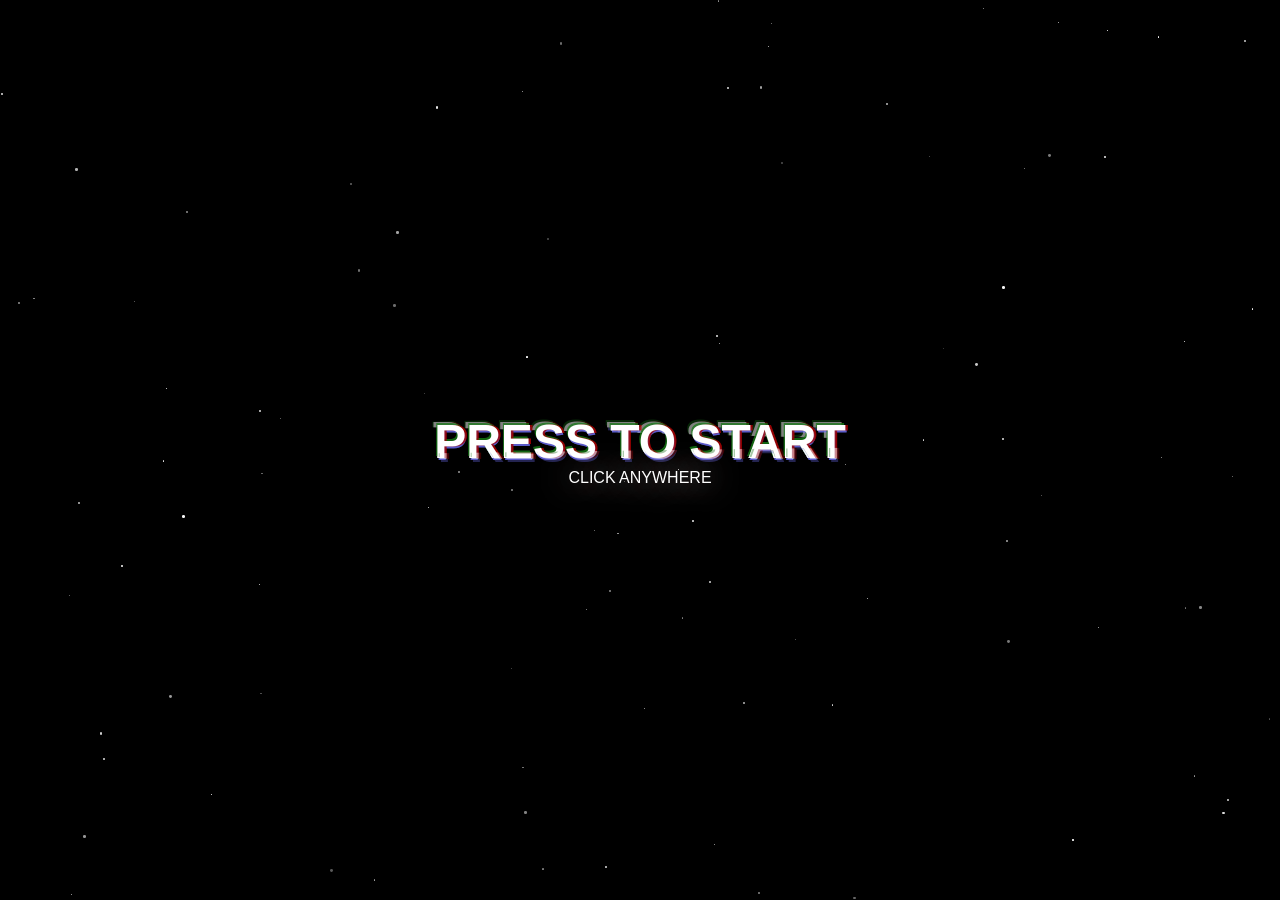
<file: test area/java.html>
<!DOCTYPE html>
<html lang="en">
<head>
    <meta charset="UTF-8">
    <meta name="viewport" content="width=device-width, initial-scale=1.0">
    <link rel="stylesheet" href="style.css">
    <title>Document</title>
</head>
<body>

    <div class="intro-screen" id="intro">

        <div class="space" id="space"></div>

        <h1 class="glitch"><span aria-hidden="true">PRESS TO START</span>
            <span>PRESS TO START</span>
            <span aria-hidden="true">PRESS TO START</span>
            PRESS TO START</h1>

        <p class="screen">CLICK ANYWHERE</p>
    </div>
    <script src="test.js"></script>
</body>
</html>
</file>
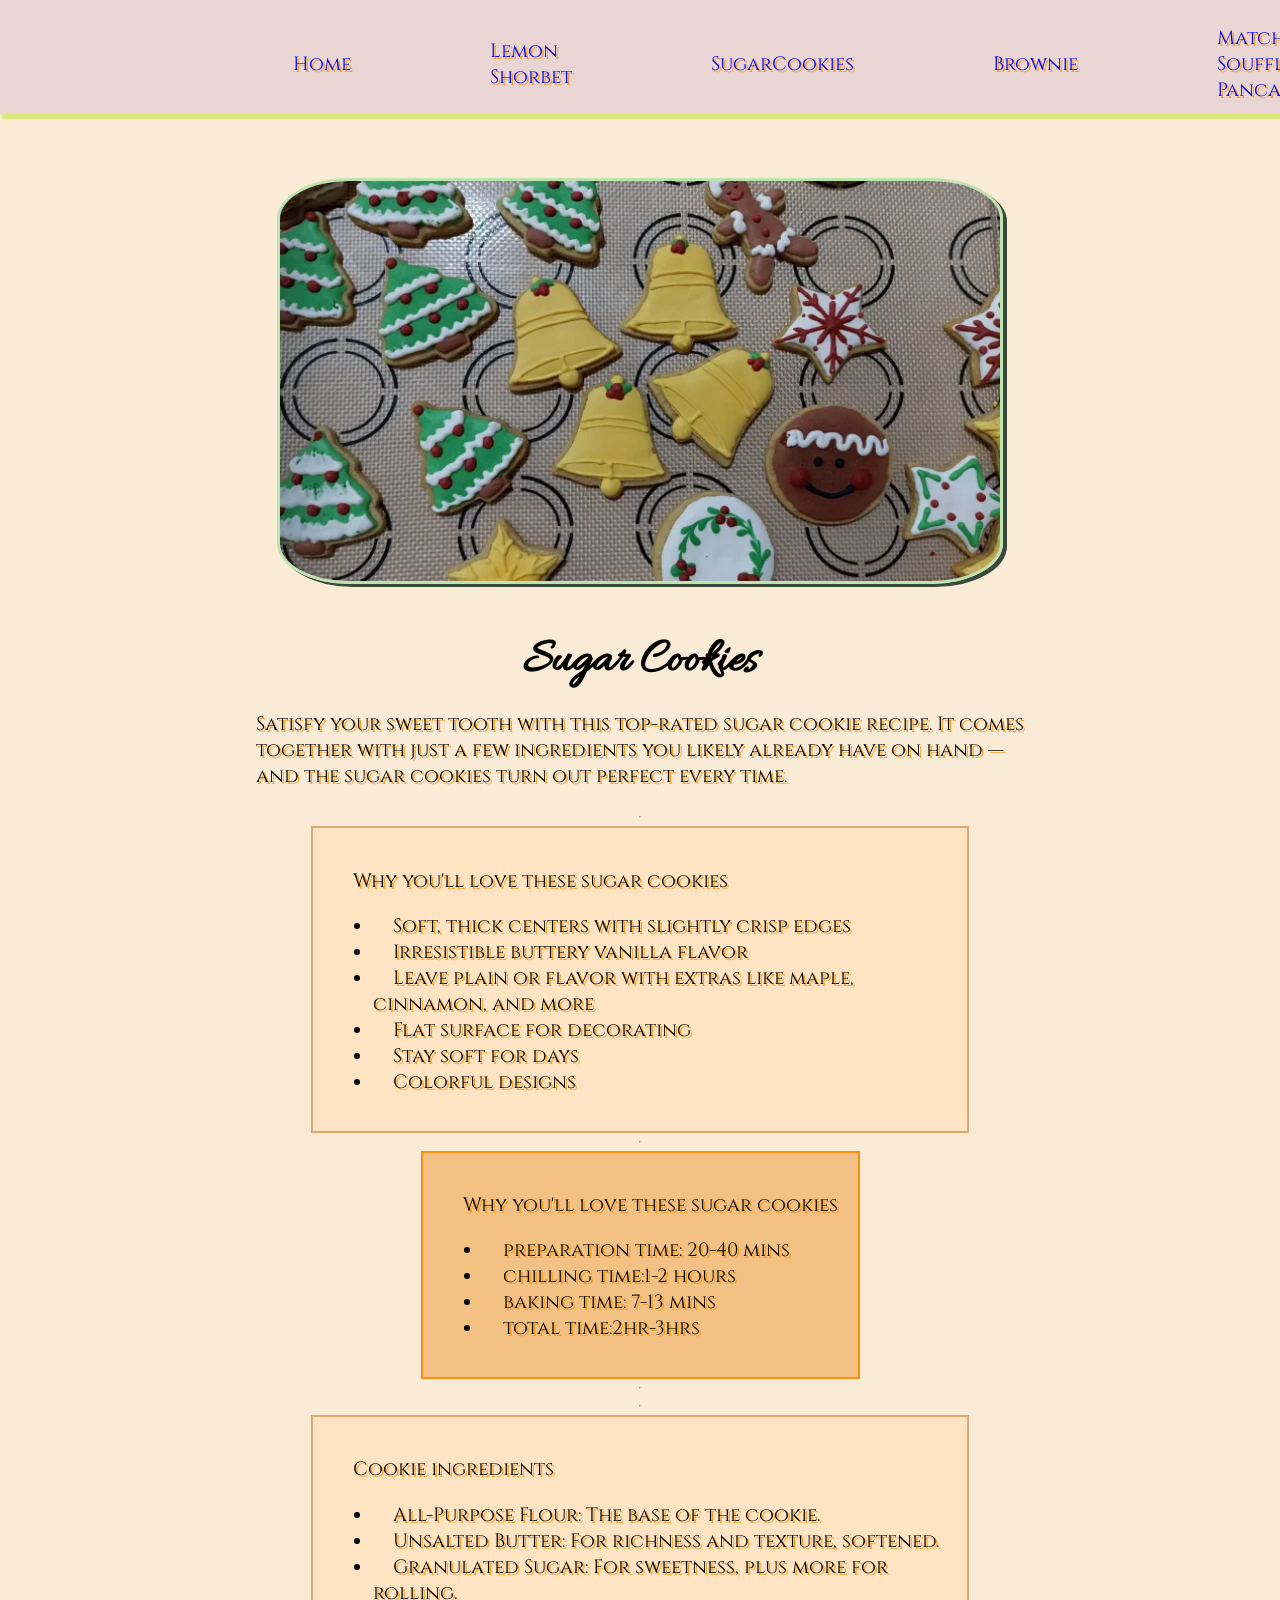
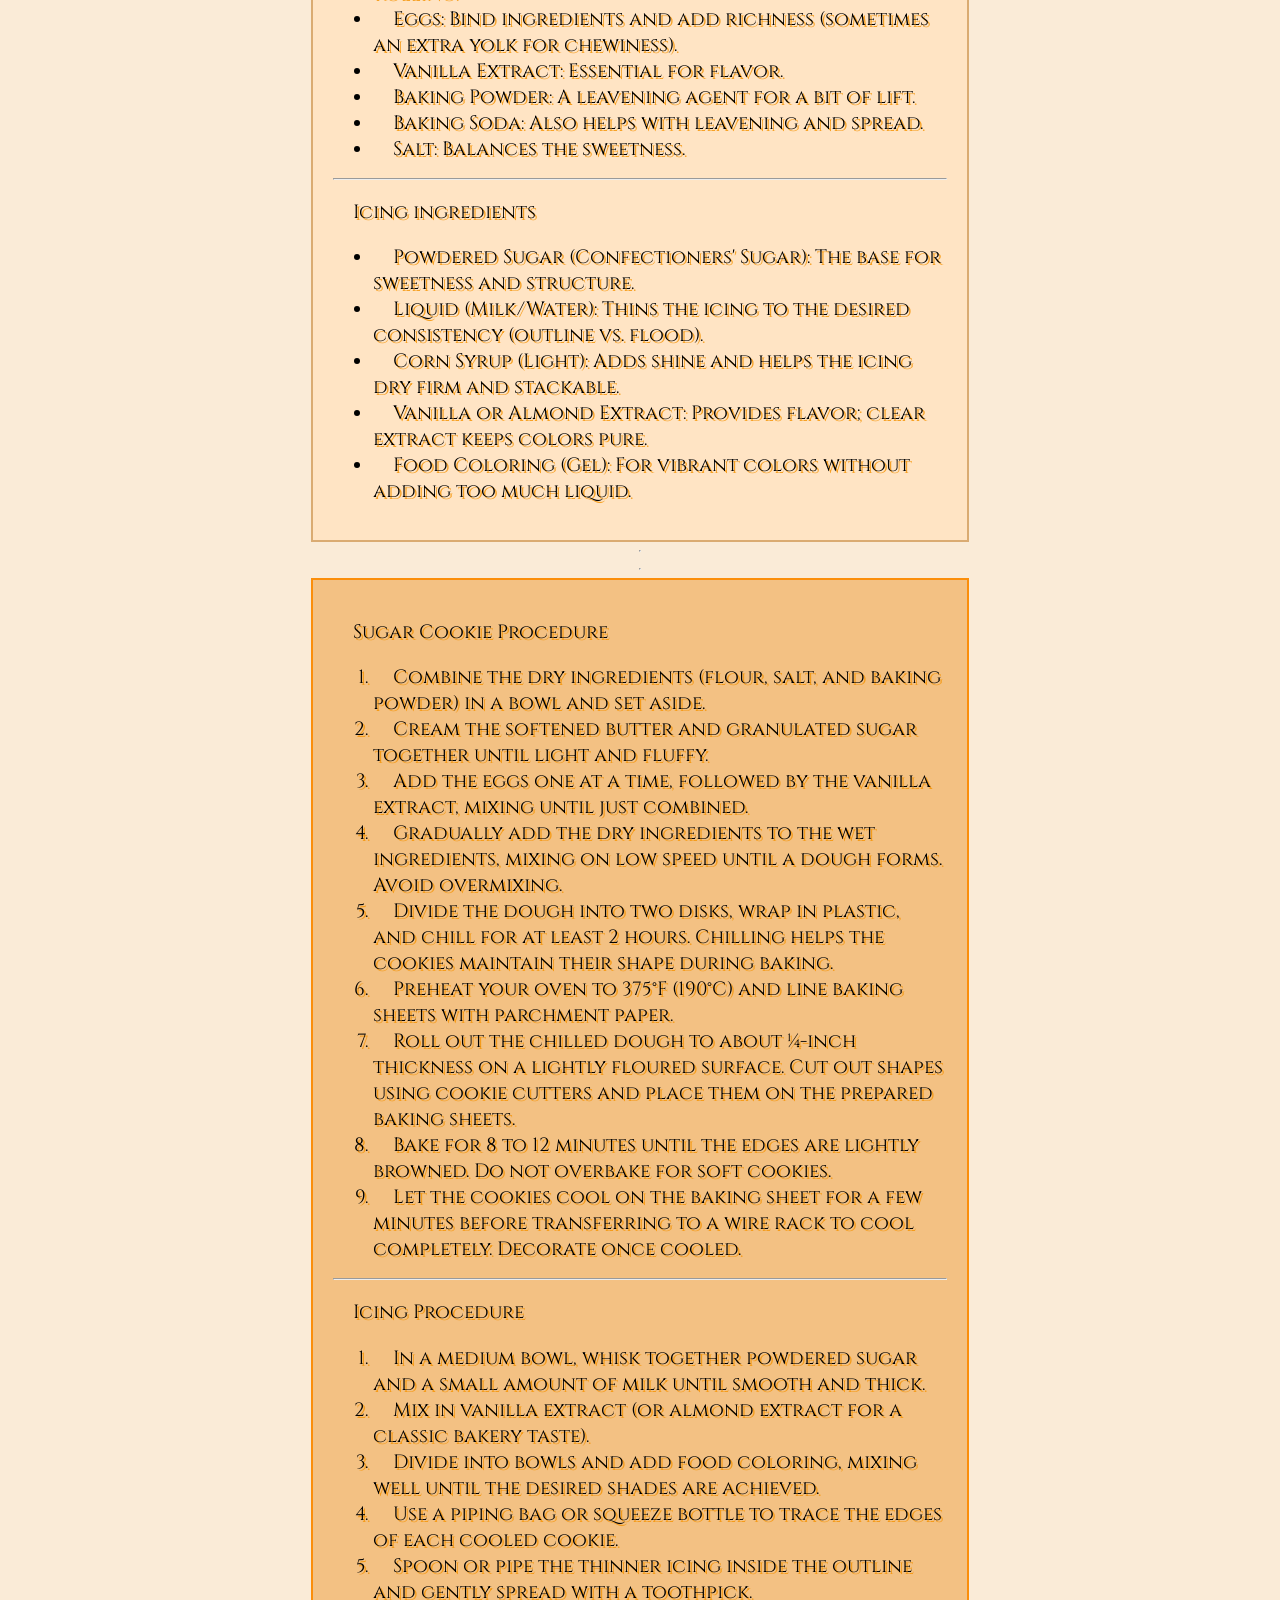
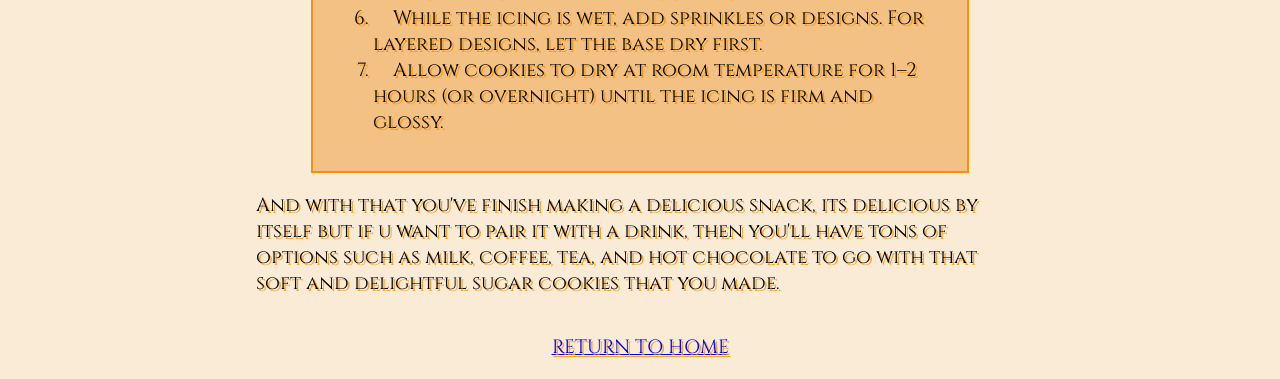
<file: recipe webpage/SugarCookieRecipe/recipe.html>
<!DOCTYPE html>
<html lang="en">
<head>
    <meta charset="UTF-8">
    <meta name="viewport" content="width=device-width, initial-scale=1.0">
    <link rel="stylesheet" href="cooki.css">
    <link href="https://fonts.googleapis.com/css2?family=Allura&family=Cinzel:wght@400;700&display=swap" rel="stylesheet">
    <title>Document</title>
</head>
<body>
    <nav class="nav-bar">
        <div class="nav-links">
        <ul class="rar">
            <li><a href="../menu.html">Home</a></li>
            <li><a href="#"><span>Lemon</span> <span>Shorbet</span></a></li>
            <li><a href="../SugarCookieRecipe/recipe.html"><span>Sugar</span><span>Cookies</span></a></li>
            <li><a href="./Brownie.html/brownie.html">Brownie</a></li>
            <li><a href="#"><span>Matcha</span> <span>Souffle</span> <span>Pancake</span></a></li>
        </ul>
      </div>
    </nav>
 <div class="content">
    <div class="image-container">
        <img class="result" src="./cookiepics/cookie2.webp">
    </div>
 <div class="text-content">
  <h1>Sugar Cookies</h1>
  <p>Satisfy your sweet tooth with this top-rated sugar cookie recipe. It comes together with just a few ingredients you likely already have on hand — and the sugar cookies turn out perfect every time.</p>
  <hr>
    <div class="why">
<p class="pichu">Why you'll love these sugar cookies</p>
<ul>
    <li>Soft, thick centers with slightly crisp edges</li>
    <li>Irresistible buttery vanilla flavor</li>
    <li>Leave plain or flavor with extras like maple, cinnamon, and more</li>
    <li>Flat surface for decorating</li>
    <li>Stay soft for days</li>
    <li>Colorful designs</li>
     </div>
</ul>
    <hr>
     <div class="prep">
        <p class="pichu">Why you'll love these sugar cookies</p>
        <ul>
            <li>preparation time: 20-40 mins</li>
            <li>chilling time:1-2 hours</li>
            <li>baking time: 7-13 mins</li>
            <li>total time:2hr-3hrs</li>
        </ul>
     </div>
     <hr>
     <hr>
    <div class="ing-container">
        <p class="header">Cookie ingredients</p>
        <div class="cooki-ing">
        <ul>
            <li>All-Purpose Flour: The base of the cookie.</li>
            <li>Unsalted Butter: For richness and texture, softened.</li>
            <li>Granulated Sugar: For sweetness, plus more for rolling.</li>
            <li>Eggs: Bind ingredients and add richness (sometimes an extra yolk for chewiness).</li>
            <li>Vanilla Extract: Essential for flavor.</li>
            <li>Baking Powder: A leavening agent for a bit of lift.</li>
            <li>Baking Soda: Also helps with leavening and spread.</li>
            <li>Salt: Balances the sweetness.</li>
        </ul>
        </div>
        <hr>
        <p class="header">Icing ingredients</p>
        <div class="icing-ing">
            <ul>
                <li>Powdered Sugar (Confectioners' Sugar): The base for sweetness and structure.</li>
                <li>Liquid (Milk/Water): Thins the icing to the desired consistency (outline vs. flood).</li>
                <li>Corn Syrup (Light): Adds shine and helps the icing dry firm and stackable.</li>
                <li>Vanilla or Almond Extract: Provides flavor; clear extract keeps colors pure.</li>
                <li>Food Coloring (Gel): For vibrant colors without adding too much liquid.</li>
            </ul>
        </div>
        </div>
     
<hr>
<hr>
    <div class="proce">
             <p class="header">Sugar Cookie Procedure</p>
             <div class="cookie-proc">
                <ol>
                    <li>Combine the dry ingredients (flour, salt, and baking powder) in a bowl and set aside.</li>
                    <li>Cream the softened butter and granulated sugar together until light and fluffy.</li>
                    <li>Add the eggs one at a time, followed by the vanilla extract, mixing until just combined.</li>
                    <li>Gradually add the dry ingredients to the wet ingredients, mixing on low speed until a dough forms. Avoid overmixing.</li>
                    <li>Divide the dough into two disks, wrap in plastic, and chill for at least 2 hours. Chilling helps the cookies maintain their shape during baking.</li>
                    <li>Preheat your oven to 375°F (190°C) and line baking sheets with parchment paper.</li>
                    <li>Roll out the chilled dough to about ¼-inch thickness on a lightly floured surface. Cut out shapes using cookie cutters and place them on the prepared baking sheets.</li>
                    <li>Bake for 8 to 12 minutes until the edges are lightly browned. Do not overbake for soft cookies.</li>
                    <li>Let the cookies cool on the baking sheet for a few minutes before transferring to a wire rack to cool completely. Decorate once cooled.</li>
                </ol>
             </div>
        <hr>
            <p class="header">Icing Procedure</p>
            <div class="icing-proc"></div>
            <ol>
                <li>In a medium bowl, whisk together powdered sugar and a small amount of milk until smooth and thick.</li>
                <li>Mix in vanilla extract (or almond extract for a classic bakery taste).</li>
                <li>Divide into bowls and add food coloring, mixing well until the desired shades are achieved.</li>
                <li>Use a piping bag or squeeze bottle to trace the edges of each cooled cookie.</li>
                <li>Spoon or pipe the thinner icing inside the outline and gently spread with a toothpick.</li>
                <li>While the icing is wet, add sprinkles or designs. For layered designs, let the base dry first.</li>
                <li>Allow cookies to dry at room temperature for 1–2 hours (or overnight) until the icing is firm and glossy.</li>

            </ol>
        </div>
    
    <p> And with that you've finish making a delicious snack, its delicious by itself
        but if u want to pair it with a drink, then you'll have tons of options such as milk,
        coffee, tea, and hot chocolate to go with that soft and delightful sugar cookies that you made.
    </p>

    <p><a href="../menu.html">RETURN TO HOME</a></p>
</div>
</div>
</body>
</html>
</file>
<file: css/style.css>
:root {
    --space-deep: #03010a;
    --space-mid: #0a0520;
    --space-purple: #1a0a3a;
    --accent-purple: #7c3aed;
    --accent-cyan: #06b6d4;
    --accent-pink: #ec4899;
    --text-main: #e2e8f0;
    --text-dim: #94a3b8;
    --glow-purple: 0 0 20px #7c3aed88, 0 0 40px #7c3aed44;
    --glow-cyan: 0 0 20px #06b6d488, 0 0 40px #06b6d444;
}

* {
    margin: 0;
    padding: 0;
    box-sizing: border-box;
}

html, body {
    width: 100%;
    height: 100%;
    overflow: hidden;
    background: var(--space-deep);
    color: var(--text-main);
    font-family: 'Rajdhani', sans-serif;
    cursor: none;
}

#cursor-blob {
    position: fixed;
    width: 400px;
    height: 400px;
    background: radial-gradient(circle, #7c3aed22 0%, #7c3aed08 50%, transparent 70%);
    border-radius: 50%;
    pointer-events: none;
    transform: translate(-50%, -50%);
    z-index: 999;
    transition: left 0.08s ease, top 0.08s ease;
}

body::after {
    content: '';
    position: fixed;
    width: 8px;
    height: 8px;
    background: var(--accent-cyan);
    border-radius: 50%;
    pointer-events: none;
    z-index: 1000;
    box-shadow: 0 0 10px var(--accent-cyan);
    transform: translate(-50%, -50%);
    left: var(--cx, 50%);
    top: var(--cy, 50%);
}


#viewport {
    position: fixed;
    inset: 0;
    overflow: hidden;
}

#space {
    position: absolute;
    width: 6000px;
    height: 6000px;
    background: radial-gradient(ellipse at 20% 30%, #1a0a3a 0%, #0a0520 40%, #03010a 100%);
    will-change: transform;
}

#space::before {
    content: '';
    position: absolute;
    width: 1200px;
    height: 800px;
    background: radial-gradient(ellipse, #7c3aed18 0%, transparent 70%);
    top: 600px;
    left: 200px;
    border-radius: 50%;
    filter: blur(60px);
}

#space::after {
    content: '';
    position: absolute;
    width: 1000px;
    height: 600px;
    background: radial-gradient(ellipse, #06b6d415 0%, transparent 70%);
    top: 4000px;
    left: 4500px;
    border-radius: 50%;
    filter: blur(80px);
}

@keyframes twinkle {
    0% { opacity: 0.3; }
    100% { opacity: 1; }
}

@keyframes starDrift {
    0% { transform: translateY(0px); }
    100% { transform: translateY(-20px); }
}

#nav-panel {
    position: fixed;
    top: 20px;
    left: 20px;
    z-index: 100;
}

#nav-toggle {
    background: rgba(10, 5, 32, 0.85);
    border: 1px solid #7c3aed55;
    color: var(--text-main);
    padding: 10px 18px;
    font-family: 'Rajdhani', sans-serif;
    font-size: 14px;
    font-weight: 500;
    letter-spacing: 1px;
    cursor: pointer;
    border-radius: 6px;
    backdrop-filter: blur(12px);
    transition: border-color 0.3s, box-shadow 0.3s;
}

#nav-toggle:hover {
    border-color: var(--accent-purple);
    box-shadow: var(--glow-purple);
}

#nav-links {
    display: flex;
    flex-direction: column;
    gap: 6px;
    margin-top: 8px;
    max-height: 0;
    overflow: hidden;
    transition: max-height 0.4s ease;
}

#nav-links.open {
    max-height: 300px;
}

.nav-item {
    background: rgba(10, 5, 32, 0.9);
    border: 1px solid #ffffff15;
    color: var(--text-main);
    padding: 9px 16px;
    font-family: 'Rajdhani', sans-serif;
    font-size: 13px;
    font-weight: 500;
    letter-spacing: 1px;
    cursor: pointer;
    border-radius: 5px;
    text-align: left;
    backdrop-filter: blur(12px);
    transition: border-color 0.2s, background 0.2s;
}

.nav-item:hover {
    background: rgba(124, 58, 237, 0.2);
    border-color: var(--accent-purple);
}

#hud {
    position: fixed;
    bottom: 20px;
    right: 20px;
    font-family: 'Orbitron', monospace;
    font-size: 10px;
    color: #ffffff22;
    letter-spacing: 2px;
    z-index: 100;
}

.planet {
    position: absolute;
    border-radius: 50%;
    cursor: pointer;
    transition: transform 0.3s ease, box-shadow 0.3s ease;
}

.planet:hover {
    transform: scale(1.08) !important;
}

.planet-label {
    position: absolute;
    text-align: center;
    color: white;
    font-family: 'Orbitron', monospace;
    font-size: 12px;
    font-weight: 700;
    letter-spacing: 3px;
    text-transform: uppercase;
    pointer-events: none;
    z-index: 10;
}

@keyframes planetPulse {
    0%, 100% { opacity: 0.6; transform: scale(1); }
    50% { opacity: 1; transform: scale(1.03); }
}

#intro-overlay {
    position: fixed;
    inset: 0;
    background: #03010a;
    z-index: 500;
    display: flex;
    align-items: center;
    justify-content: center;
    transition: opacity 0.8s ease;
}

#intro-overlay.fade-out {
    opacity: 0;
    pointer-events: none;
}

#intro-stars {
    position: absolute;
    inset: 0;
    width: 100%;
    height: 100%;
}

#intro-content {
    position: relative;
    z-index: 10;
    text-align: center;
    padding: 40px;
}

#intro-scanline {
    position: absolute;
    top: -20px;
    left: 50%;
    transform: translateX(-50%);
    width: 2px;
    height: 60px;
    background: linear-gradient(to bottom, transparent, var(--accent-purple), transparent);
    animation: scanPulse 2s ease-in-out infinite;
}

@keyframes scanPulse {
    0%, 100% { opacity: 0.4; height: 40px; }
    50% { opacity: 1; height: 70px; }
}

#intro-sub {
    font-family: 'Orbitron', monospace;
    font-size: 11px;
    letter-spacing: 6px;
    color: var(--accent-purple);
    margin-bottom: 12px;
    animation: fadeSlideUp 1s ease 0.3s both;
}

#intro-title {
    font-family: 'Orbitron', monospace;
    font-size: clamp(48px, 10vw, 100px);
    font-weight: 900;
    line-height: 0.9;
    color: white;
    text-shadow: 0 0 60px #7c3aed88, 0 0 120px #7c3aed33;
    animation: fadeSlideUp 1s ease 0.5s both;
    margin-bottom: 24px;
}

#intro-title span {
    color: var(--accent-purple);
}

#intro-desc {
    font-family: 'Rajdhani', sans-serif;
    font-size: 16px;
    color: var(--text-dim);
    letter-spacing: 1px;
    line-height: 1.8;
    animation: fadeSlideUp 1s ease 0.7s both;
    margin-bottom: 40px;
}

#intro-btn {
    position: relative;
    background: transparent;
    border: 1px solid var(--accent-purple);
    color: white;
    font-family: 'Orbitron', monospace;
    font-size: 13px;
    font-weight: 700;
    letter-spacing: 4px;
    padding: 16px 40px;
    cursor: pointer;
    animation: fadeSlideUp 1s ease 0.9s both;
    overflow: hidden;
    transition: color 0.3s;
}

#intro-btn:hover {
    color: white;
    box-shadow: var(--glow-purple);
}

.btn-glow {
    position: absolute;
    inset: 0;
    background: var(--accent-purple);
    opacity: 0;
    transition: opacity 0.3s;
    z-index: -1;
}

#intro-btn:hover .btn-glow {
    opacity: 0.3;
}

#intro-hint {
    margin-top: 24px;
    font-size: 12px;
    color: #ffffff22;
    letter-spacing: 2px;
    animation: fadeSlideUp 1s ease 1.1s both, blink 3s ease-in-out 2s infinite;
}

@keyframes blink {
    0%, 100% { opacity: 0.2; }
    50% { opacity: 0.6; }
}

@keyframes fadeSlideUp {
    from { opacity: 0; transform: translateY(20px); }
    to { opacity: 1; transform: translateY(0); }
}
</file>
<file: css/yui.css>
#yui {
    position: fixed;
    bottom: 60px;
    left: 40px;
    z-index: 999;
    image-rendering: pixelated;
    pointer-events: none;
}

#yui.right-side {
    left: auto;
    right: 40px;
}

#yui-sprite {
    display: block;
    width: 300px;
    height: 412px;
    background-image: url('../sprites/Yui-idle.png');
    background-repeat: no-repeat;
    background-position: 0px 0px;
    animation: yuiIdle 2s steps(1) infinite;

}

#yui.right-side #yui-sprite {
    transform: scaleX(-1);
}

@keyframes yuiIdle {
    0%   { background-position: -100px 0px; }
    25%  { background-position: -390px 0px; }
    50%  { background-position: -700px 0px; }
    75%  { background-position: -1000px 0px; }
    100% { background-position: 0px 0px; }
}

@keyframes yuiFlying {
    0%   { background-position: -100px 0px; }
    25%  { background-position: -390px 0px; }
    50%  { background-position: -700px 0px; }
    75%  { background-position: -1050px 0px; }
    100% { background-position: 0px 0px; }
}

@keyframes yuiLanding {
    0%   { background-position: -100px 0px; }
    25%  { background-position: -390px 0px; }
    50%  { background-position: -700px 0px; }
    75%  { background-position: -1000px 0px; }
    100% { background-position: 0px 0px; }
}

#yui-sprite.flying {
    animation-name: yuiFlying;
    animation-duration: 0.4s;
}

#yui-sprite.landing {
    animation-name: yuiLanding;
    animation-duration: 0.5s;
}

#yui-dialogue {
    position: absolute;
    bottom: 110%;
    left: 50%;
    transform: translateX(-50%);
    background: rgba(10, 5, 32, 0.92);
    border: 1px solid #7c3aed55;
    border-radius: 8px;
    padding: 8px 14px;
    white-space: nowrap;
    font-family: 'Rajdhani', sans-serif;
    font-size: 13px;
    color: #e2e8f0;
    letter-spacing: 0.5px;
    pointer-events: none;
    opacity: 0;
    transition: opacity 0.3s ease;
    backdrop-filter: blur(8px);
}

#yui-dialogue.show {
    opacity: 1;
}

#yui-dialogue::after {
    content: '';
    position: absolute;
    top: 100%;
    left: 50%;
    transform: translateX(-50%);
    border: 6px solid transparent;
    border-top-color: #7c3aed55;
}
</file>
<file: css/section.css>
#sections {
    position: fixed;
    inset: 0;
    z-index: 200;
    pointer-events: none;
}

.panel {
    position: absolute;
    inset: 0;
    background: rgba(3, 1, 10, 0.96);
    backdrop-filter: blur(20px);
    display: flex;
    flex-direction: column;
    align-items: center;
    justify-content: center;
    padding: 40px 20px;
    pointer-events: all;
    opacity: 1;
    transition: opacity 0.5s ease, transform 0.5s ease;
}

.panel.hidden {
    opacity: 0;
    pointer-events: none;
    transform: translateY(20px);
}

.close-btn {
    position: absolute;
    top: 24px;
    left: 24px;
    background: transparent;
    border: 1px solid #ffffff22;
    color: var(--text-dim);
    font-family: 'Rajdhani', sans-serif;
    font-size: 13px;
    letter-spacing: 1px;
    padding: 8px 16px;
    cursor: pointer;
    border-radius: 4px;
    transition: border-color 0.2s, color 0.2s;
}

.close-btn:hover {
    border-color: var(--accent-purple);
    color: white;
}

.panel-inner {
    width: 100%;
    max-width: 900px;
}

.panel-header {
    margin-bottom: 32px;
}

.planet-tag {
    font-family: 'Orbitron', monospace;
    font-size: 10px;
    letter-spacing: 4px;
    color: var(--accent-purple);
    text-transform: uppercase;
    display: block;
    margin-bottom: 8px;
}

.panel-header h2 {
    font-family: 'Orbitron', monospace;
    font-size: clamp(28px, 5vw, 52px);
    font-weight: 900;
    color: white;
    text-shadow: var(--glow-purple);
}

.about-grid {
    display: grid;
    grid-template-columns: 1fr auto;
    gap: 48px;
    align-items: start;
}

.about-text p {
    font-size: 16px;
    color: var(--text-dim);
    line-height: 1.8;
    margin-bottom: 16px;
}

.big-intro {
    font-size: 20px !important;
    color: var(--text-main) !important;
}

.about-text strong {
    color: white;
}

.about-tags {
    display: flex;
    flex-wrap: wrap;
    gap: 8px;
    margin-top: 20px;
}

.about-tags span {
    background: rgba(124, 58, 237, 0.15);
    border: 1px solid #7c3aed44;
    color: var(--accent-purple);
    padding: 4px 12px;
    font-size: 12px;
    letter-spacing: 1px;
    border-radius: 20px;
    font-family: 'Orbitron', monospace;
}

.about-links {
    display: flex;
    flex-direction: column;
    gap: 12px;
}

.link-card {
    display: flex;
    align-items: center;
    gap: 10px;
    background: rgba(255,255,255,0.03);
    border: 1px solid #ffffff15;
    padding: 12px 20px;
    border-radius: 6px;
    text-decoration: none;
    color: var(--text-main);
    font-size: 14px;
    letter-spacing: 1px;
    transition: border-color 0.2s, background 0.2s;
    white-space: nowrap;
}

.link-card:hover {
    border-color: var(--accent-purple);
    background: rgba(124, 58, 237, 0.1);
}

.projects-grid {
    display: grid;
    grid-template-columns: repeat(auto-fit, minmax(260px, 1fr));
    gap: 20px;
}

.project-card {
    background: rgba(255,255,255,0.03);
    border: 1px solid #ffffff10;
    border-radius: 10px;
    padding: 24px;
    transition: border-color 0.3s, transform 0.3s;
}

.project-card:hover {
    border-color: #10b98155;
    transform: translateY(-4px);
}

.project-top {
    display: flex;
    align-items: center;
    gap: 12px;
    margin-bottom: 12px;
}

.project-top h3 {
    font-family: 'Orbitron', monospace;
    font-size: 16px;
    color: white;
}

.project-status {
    font-family: 'Orbitron', monospace;
    font-size: 9px;
    letter-spacing: 2px;
    padding: 3px 8px;
    border-radius: 3px;
}

.project-status.live {
    background: #10b98122;
    border: 1px solid #10b98155;
    color: #10b981;
}

.project-status.wip {
    background: #f9731622;
    border: 1px solid #f9731655;
    color: #f97316;
}

.project-card p {
    font-size: 14px;
    color: var(--text-dim);
    line-height: 1.7;
    margin-bottom: 16px;
}

.project-stack {
    display: flex;
    flex-wrap: wrap;
    gap: 6px;
    margin-bottom: 16px;
}

.project-stack span {
    font-size: 11px;
    background: rgba(255,255,255,0.05);
    border: 1px solid #ffffff15;
    padding: 2px 8px;
    border-radius: 3px;
    color: var(--text-dim);
    letter-spacing: 0.5px;
}

.project-link {
    font-size: 13px;
    color: #10b981;
    text-decoration: none;
    letter-spacing: 1px;
    transition: color 0.2s;
}

.project-link:hover {
    color: white;
}

.project-link.muted {
    color: #ffffff33;
    cursor: default;
}

.skills-grid {
    display: grid;
    grid-template-columns: 1fr 1fr;
    gap: 40px;
}

.skill-group h4 {
    font-family: 'Orbitron', monospace;
    font-size: 11px;
    letter-spacing: 3px;
    color: var(--accent-purple);
    margin-bottom: 20px;
    text-transform: uppercase;
}

.skill-list {
    display: flex;
    flex-direction: column;
    gap: 14px;
}

.skill-bar {
    display: flex;
    flex-direction: column;
    gap: 6px;
}

.skill-bar span {
    font-size: 13px;
    color: var(--text-dim);
    letter-spacing: 1px;
}

.bar {
    width: 100%;
    height: 3px;
    background: #ffffff10;
    border-radius: 2px;
    overflow: hidden;
}

.bar div {
    height: 100%;
    background: linear-gradient(to right, var(--accent-purple), var(--accent-cyan));
    border-radius: 2px;
    animation: barFill 1.2s ease both;
}

@keyframes barFill {
    from { width: 0% !important; }
}

.contact-wrap {
    max-width: 800px;
}

.contact-intro {
    font-size: 18px;
    color: var(--text-dim);
    line-height: 1.8;
    margin-bottom: 32px;
}

.contact-links {
    display: grid;
    grid-template-columns: 1fr 1fr;
    gap: 16px;
    margin-bottom: 24px;
}

.contact-card {
    display: flex;
    align-items: center;
    gap: 20px;
    background: rgba(255,255,255,0.03);
    border: 1px solid #ffffff10;
    padding: 20px 24px;
    border-radius: 8px;
    text-decoration: none;
    color: var(--text-main);
    transition: border-color 0.2s, background 0.2s;
}

.contact-card:hover {
    border-color: var(--accent-cyan);
    background: rgba(6, 182, 212, 0.05);
}

.contact-card span {
    font-size: 24px;
}

.contact-card strong {
    display: block;
    font-size: 15px;
    color: white;
    margin-bottom: 2px;
}

.contact-card p {
    font-size: 13px;
    color: var(--text-dim);
    margin: 0;
}

.contact-note {
    font-size: 12px;
    color: #ffffff33;
    font-style: italic;
}
</file>
<file: jb-jewelry/css/style.css>
/* =====================
   JB JEWELRY — STYLE.CSS
   Global styles + variables
   ===================== */

:root {
  --gold: hsl(43, 74%, 49%);
  --gold-light: hsl(43, 74%, 65%);
  --gold-dark: hsl(43, 74%, 35%);
  --black: hsl(0, 0%, 8%);
  --dark: hsl(0, 0%, 12%);
  --dark-mid: hsl(0, 0%, 18%);
  --gray: hsl(0, 0%, 50%);
  --light-gray: hsl(0, 0%, 90%);
  --white: hsl(0, 0%, 98%);
  --font-heading: 'Georgia', serif;
  --font-body: 'Segoe UI', sans-serif;
  --radius: 8px;
  --radius-lg: 16px;
  --shadow: 0 4px 20px hsla(0, 0%, 0%, 0.15);
  --shadow-lg: 0 8px 40px hsla(0, 0%, 0%, 0.25);
  --transition: all 0.3s ease;
}

* {
  margin: 0;
  padding: 0;
  box-sizing: border-box;
}

html {
  scroll-behavior: smooth;
}

body {
  background-color: var(--white);
  color: var(--black);
  font-family: var(--font-body);
  font-size: 16px;
  line-height: 1.6;
}

a {
  text-decoration: none;
  color: inherit;
}

ul {
  list-style: none;
}

img {
  max-width: 100%;
  display: block;
}

/* =====================
   BUTTONS
   ===================== */

.btn {
  display: inline-block;
  padding: 12px 28px;
  border-radius: var(--radius);
  font-size: 15px;
  font-weight: 500;
  cursor: pointer;
  border: none;
  transition: var(--transition);
  font-family: var(--font-body);
}

.btn-primary {
  background-color: var(--gold);
  color: var(--black);
}

.btn-primary:hover {
  background-color: var(--gold-dark);
  color: var(--white);
}

.btn-outline {
  background-color: transparent;
  color: var(--gold);
  border: 2px solid var(--gold);
}

.btn-outline:hover {
  background-color: var(--gold);
  color: var(--black);
}

/* =====================
   SECTION TITLES
   ===================== */

.section-title {
  font-family: var(--font-heading);
  font-size: 32px;
  font-weight: normal;
  text-align: center;
  margin-bottom: 40px;
  color: var(--black);
}

.section-title::after {
  content: '';
  display: block;
  width: 50px;
  height: 2px;
  background-color: var(--gold);
  margin: 12px auto 0;
}

/* =====================
   ITEM CARDS
   ===================== */

.items-grid {
  display: grid;
  grid-template-columns: repeat(auto-fill, minmax(220px, 1fr));
  gap: 24px;
  padding: 0 40px 60px;
  max-width: 1200px;
  margin: 0 auto;
}

.item-card {
  background: var(--white);
  border-radius: var(--radius-lg);
  overflow: hidden;
  box-shadow: var(--shadow);
  cursor: pointer;
  transition: var(--transition);
  border: 1px solid var(--light-gray);
}

.item-card:hover {
  transform: translateY(-4px);
  box-shadow: var(--shadow-lg);
}

.item-card-img {
  width: 100%;
  height: 200px;
  object-fit: cover;
}

.item-card-info {
  padding: 16px;
}

.item-card-name {
  font-family: var(--font-heading);
  font-size: 16px;
  margin-bottom: 4px;
}

.item-card-category {
  font-size: 13px;
  color: var(--gray);
  margin-bottom: 8px;
  text-transform: capitalize;
}

.item-card-price {
  font-size: 17px;
  font-weight: 600;
  color: var(--gold-dark);
}

/* =====================
   PLACEHOLDER IMAGES
   ===================== */

.placeholder {
  background: linear-gradient(135deg, var(--light-gray) 0%, hsl(43, 30%, 85%) 100%);
  display: flex;
  align-items: center;
  justify-content: center;
}

.placeholder::after {
  content: '💍';
  font-size: 32px;
  opacity: 0.4;
}

/* =====================
   FORMS
   ===================== */

.form-group {
  margin-bottom: 20px;
}

.form-group label {
  display: block;
  font-size: 14px;
  font-weight: 500;
  margin-bottom: 6px;
  color: var(--dark);
}

.form-group input,
.form-group select,
.form-group textarea {
  width: 100%;
  padding: 12px 16px;
  border: 1px solid var(--light-gray);
  border-radius: var(--radius);
  font-size: 15px;
  font-family: var(--font-body);
  background: var(--white);
  color: var(--black);
  transition: var(--transition);
  outline: none;
}

.form-group input:focus,
.form-group select:focus,
.form-group textarea:focus {
  border-color: var(--gold);
  box-shadow: 0 0 0 3px hsla(43, 74%, 49%, 0.15);
}

.form-group textarea {
  height: 120px;
  resize: vertical;
}

/* =====================
   MODAL
   ===================== */

.modal {
  position: fixed;
  inset: 0;
  z-index: 1000;
  display: flex;
  align-items: center;
  justify-content: center;
}

.modal.hidden {
  display: none;
}

.modal-overlay {
  position: absolute;
  inset: 0;
  background: hsla(0, 0%, 0%, 0.6);
}

.modal-content {
  position: relative;
  background: var(--white);
  border-radius: var(--radius-lg);
  padding: 32px;
  max-width: 500px;
  width: 90%;
  z-index: 1;
  box-shadow: var(--shadow-lg);
}

.modal-close {
  position: absolute;
  top: 16px;
  right: 16px;
  background: none;
  border: none;
  font-size: 20px;
  cursor: pointer;
  color: var(--gray);
}

.modal-img {
  width: 100%;
  height: 250px;
  border-radius: var(--radius);
  margin-bottom: 20px;
}

/* =====================
   FOOTER
   ===================== */

#footer {
  background-color: var(--black);
  color: var(--white);
  text-align: center;
  padding: 40px 20px;
}

.footer-logo {
  font-family: var(--font-heading);
  font-size: 24px;
  color: var(--gold);
  margin-bottom: 8px;
}

.footer-sub {
  font-size: 13px;
  color: var(--gray);
}

/* =====================
   HIDDEN UTILITY
   ===================== */

.hidden {
  display: none !important;
}
</file>
<file: jb-jewelry/css/nav.css>
/* =====================
   JB JEWELRY — NAV.CSS
   ===================== */

#navbar {
  position: sticky;
  top: 0;
  z-index: 100;
  display: flex;
  align-items: center;
  justify-content: space-between;
  padding: 16px 40px;
  background-color: var(--white);
  border-bottom: 1px solid var(--light-gray);
  box-shadow: 0 2px 10px hsla(0, 0%, 0%, 0.06);
}

#nav-logo {
  display: flex;
  align-items: baseline;
  gap: 6px;
}

.logo-text {
  font-family: var(--font-heading);
  font-size: 28px;
  color: var(--gold);
  font-weight: bold;
}

.logo-sub {
  font-size: 14px;
  color: var(--gray);
  letter-spacing: 2px;
  text-transform: uppercase;
}

#nav-links {
  display: flex;
  gap: 32px;
}

.nav-link {
  font-size: 15px;
  color: var(--dark);
  transition: var(--transition);
  position: relative;
}

.nav-link::after {
  content: '';
  position: absolute;
  bottom: -4px;
  left: 0;
  width: 0;
  height: 2px;
  background-color: var(--gold);
  transition: var(--transition);
}

.nav-link:hover::after,
.nav-link.active::after {
  width: 100%;
}

.nav-link.active {
  color: var(--gold-dark);
}

#hamburger {
  display: none;
  background: none;
  border: none;
  font-size: 24px;
  cursor: pointer;
  color: var(--black);
}

/* =====================
   MOBILE NAV
   ===================== */

@media (max-width: 768px) {
  #hamburger {
    display: block;
  }

  #nav-links {
    display: none;
    flex-direction: column;
    position: absolute;
    top: 65px;
    left: 0;
    right: 0;
    background: var(--white);
    padding: 20px 40px;
    border-bottom: 1px solid var(--light-gray);
    gap: 16px;
  }

  #nav-links.open {
    display: flex;
  }

  #navbar {
    padding: 16px 20px;
  }
}
</file>
<file: jb-jewelry/css/home.css>
/* =====================
   JB JEWELRY — HOME.CSS
   ===================== */

/* HERO */
#hero {
  min-height: 80vh;
  display: flex;
  align-items: center;
  justify-content: center;
  background: linear-gradient(135deg, var(--black) 0%, var(--dark-mid) 100%);
  text-align: center;
  padding: 60px 20px;
}

#hero-content {
  max-width: 600px;
}

.hero-tag {
  font-size: 13px;
  letter-spacing: 4px;
  text-transform: uppercase;
  color: var(--gold);
  margin-bottom: 16px;
}

.hero-title {
  font-family: var(--font-heading);
  font-size: 52px;
  font-weight: normal;
  color: var(--white);
  line-height: 1.2;
  margin-bottom: 20px;
}

.hero-sub {
  font-size: 17px;
  color: hsl(0, 0%, 70%);
  margin-bottom: 36px;
  line-height: 1.7;
}

.hero-btns {
  display: flex;
  gap: 16px;
  justify-content: center;
  flex-wrap: wrap;
}

/* CATEGORIES */
#categories {
  padding: 80px 40px;
  max-width: 1200px;
  margin: 0 auto;
}

.category-grid {
  display: grid;
  grid-template-columns: repeat(5, 1fr);
  gap: 20px;
}

.category-card {
  display: flex;
  flex-direction: column;
  align-items: center;
  gap: 12px;
  cursor: pointer;
  transition: var(--transition);
}

.category-card:hover {
  transform: translateY(-4px);
}

.category-img {
  width: 100%;
  aspect-ratio: 1;
  border-radius: var(--radius-lg);
}

.category-name {
  font-size: 14px;
  font-weight: 500;
  color: var(--dark);
  text-align: center;
}

/* FEATURED */
#featured {
  padding: 40px 0 80px;
  background-color: hsl(43, 20%, 97%);
}

#featured .section-title {
  padding-top: 40px;
}

/* WHY US */
#why-us {
  padding: 80px 40px;
  max-width: 1200px;
  margin: 0 auto;
}

.why-grid {
  display: grid;
  grid-template-columns: repeat(4, 1fr);
  gap: 24px;
}

.why-card {
  text-align: center;
  padding: 32px 20px;
  border-radius: var(--radius-lg);
  border: 1px solid var(--light-gray);
  transition: var(--transition);
}

.why-card:hover {
  border-color: var(--gold);
  box-shadow: var(--shadow);
}

.why-icon {
  font-size: 36px;
  display: block;
  margin-bottom: 16px;
}

.why-card h3 {
  font-family: var(--font-heading);
  font-size: 18px;
  font-weight: normal;
  margin-bottom: 8px;
  color: var(--black);
}

.why-card p {
  font-size: 14px;
  color: var(--gray);
  line-height: 1.6;
}

/* RESPONSIVE */
@media (max-width: 1024px) {
  .category-grid { grid-template-columns: repeat(3, 1fr); }
  .why-grid { grid-template-columns: repeat(2, 1fr); }
  .hero-title { font-size: 40px; }
}

@media (max-width: 768px) {
  .category-grid { grid-template-columns: repeat(2, 1fr); }
  .why-grid { grid-template-columns: 1fr; }
  #hero { min-height: 60vh; }
  .hero-title { font-size: 32px; }
  #categories, #why-us { padding: 60px 20px; }
}
</file>
<file: port2/css/style.css>
:root {
    --space-deep: #03010a;
    --space-mid: #0a0520;
    --space-purple: #1a0a3a;
    --accent-purple: #7c3aed;
    --accent-cyan: #06b6d4;
    --accent-pink: #ec4899;
    --text-main: #e2e8f0;
    --text-dim: #94a3b8;
    --glow-purple: 0 0 20px #7c3aed88, 0 0 40px #7c3aed44;
    --glow-cyan: 0 0 20px #06b6d488, 0 0 40px #06b6d444;
}

* {
    margin: 0;
    padding: 0;
    box-sizing: border-box;
}

html, body {
    width: 100%;
    height: 100%;
    overflow: hidden;
    background: var(--space-deep);
    color: var(--text-main);
    font-family: 'Rajdhani', sans-serif;
    cursor: none;
}

#cursor-blob {
    position: fixed;
    width: 400px;
    height: 400px;
    background: radial-gradient(circle, #7c3aed22 0%, #7c3aed08 50%, transparent 70%);
    border-radius: 50%;
    pointer-events: none;
    transform: translate(-50%, -50%);
    z-index: 999;
    transition: left 0.08s ease, top 0.08s ease;
}

body::after {
    content: '';
    position: fixed;
    width: 8px;
    height: 8px;
    background: var(--accent-cyan);
    border-radius: 50%;
    pointer-events: none;
    z-index: 1000;
    box-shadow: 0 0 10px var(--accent-cyan);
    transform: translate(-50%, -50%);
    left: var(--cx, 50%);
    top: var(--cy, 50%);
}


#viewport {
    position: fixed;
    inset: 0;
    overflow: hidden;
}

#space {
    position: absolute;
    width: 6000px;
    height: 6000px;
    background: radial-gradient(ellipse at 20% 30%, #1a0a3a 0%, #0a0520 40%, #03010a 100%);
    will-change: transform;
}

#space::before {
    content: '';
    position: absolute;
    width: 1200px;
    height: 800px;
    background: radial-gradient(ellipse, #7c3aed18 0%, transparent 70%);
    top: 600px;
    left: 200px;
    border-radius: 50%;
    filter: blur(60px);
}

#space::after {
    content: '';
    position: absolute;
    width: 1000px;
    height: 600px;
    background: radial-gradient(ellipse, #06b6d415 0%, transparent 70%);
    top: 4000px;
    left: 4500px;
    border-radius: 50%;
    filter: blur(80px);
}

@keyframes twinkle {
    0% { opacity: 0.3; }
    100% { opacity: 1; }
}

@keyframes starDrift {
    0% { transform: translateY(0px); }
    100% { transform: translateY(-20px); }
}

#nav-panel {
    position: fixed;
    top: 20px;
    left: 20px;
    z-index: 100;
}

#nav-toggle {
    background: rgba(10, 5, 32, 0.85);
    border: 1px solid #7c3aed55;
    color: var(--text-main);
    padding: 10px 18px;
    font-family: 'Rajdhani', sans-serif;
    font-size: 14px;
    font-weight: 500;
    letter-spacing: 1px;
    cursor: pointer;
    border-radius: 6px;
    backdrop-filter: blur(12px);
    transition: border-color 0.3s, box-shadow 0.3s;
}

#nav-toggle:hover {
    border-color: var(--accent-purple);
    box-shadow: var(--glow-purple);
}

#nav-links {
    display: flex;
    flex-direction: column;
    gap: 6px;
    margin-top: 8px;
    max-height: 0;
    overflow: hidden;
    transition: max-height 0.4s ease;
}

#nav-links.open {
    max-height: 300px;
}

.nav-item {
    background: rgba(10, 5, 32, 0.9);
    border: 1px solid #ffffff15;
    color: var(--text-main);
    padding: 9px 16px;
    font-family: 'Rajdhani', sans-serif;
    font-size: 13px;
    font-weight: 500;
    letter-spacing: 1px;
    cursor: pointer;
    border-radius: 5px;
    text-align: left;
    backdrop-filter: blur(12px);
    transition: border-color 0.2s, background 0.2s;
}

.nav-item:hover {
    background: rgba(124, 58, 237, 0.2);
    border-color: var(--accent-purple);
}

#hud {
    position: fixed;
    bottom: 20px;
    right: 20px;
    font-family: 'Orbitron', monospace;
    font-size: 10px;
    color: #ffffff22;
    letter-spacing: 2px;
    z-index: 100;
}

.planet {
    position: absolute;
    border-radius: 50%;
    cursor: pointer;
    transition: transform 0.3s ease, box-shadow 0.3s ease;
}

.planet:hover {
    transform: scale(1.08) !important;
}

.planet-label {
    position: absolute;
    text-align: center;
    color: white;
    font-family: 'Orbitron', monospace;
    font-size: 12px;
    font-weight: 700;
    letter-spacing: 3px;
    text-transform: uppercase;
    pointer-events: none;
    z-index: 10;
}

@keyframes planetPulse {
    0%, 100% { opacity: 0.6; transform: scale(1); }
    50% { opacity: 1; transform: scale(1.03); }
}

#intro-overlay {
    position: fixed;
    inset: 0;
    background: #03010a;
    z-index: 500;
    display: flex;
    align-items: center;
    justify-content: center;
    transition: opacity 0.8s ease;
}

#intro-overlay.fade-out {
    opacity: 0;
    pointer-events: none;
}

#intro-stars {
    position: absolute;
    inset: 0;
    width: 100%;
    height: 100%;
}

#intro-content {
    position: relative;
    z-index: 10;
    text-align: center;
    padding: 40px;
}

#intro-scanline {
    position: absolute;
    top: -20px;
    left: 50%;
    transform: translateX(-50%);
    width: 2px;
    height: 60px;
    background: linear-gradient(to bottom, transparent, var(--accent-purple), transparent);
    animation: scanPulse 2s ease-in-out infinite;
}

@keyframes scanPulse {
    0%, 100% { opacity: 0.4; height: 40px; }
    50% { opacity: 1; height: 70px; }
}

#intro-sub {
    font-family: 'Orbitron', monospace;
    font-size: 11px;
    letter-spacing: 6px;
    color: var(--accent-purple);
    margin-bottom: 12px;
    animation: fadeSlideUp 1s ease 0.3s both;
}

#intro-title {
    font-family: 'Orbitron', monospace;
    font-size: clamp(48px, 10vw, 100px);
    font-weight: 900;
    line-height: 0.9;
    color: white;
    text-shadow: 0 0 60px #7c3aed88, 0 0 120px #7c3aed33;
    animation: fadeSlideUp 1s ease 0.5s both;
    margin-bottom: 24px;
}

#intro-title span {
    color: var(--accent-purple);
}

#intro-desc {
    font-family: 'Rajdhani', sans-serif;
    font-size: 16px;
    color: var(--text-dim);
    letter-spacing: 1px;
    line-height: 1.8;
    animation: fadeSlideUp 1s ease 0.7s both;
    margin-bottom: 40px;
}

#intro-btn {
    position: relative;
    background: transparent;
    border: 1px solid var(--accent-purple);
    color: white;
    font-family: 'Orbitron', monospace;
    font-size: 13px;
    font-weight: 700;
    letter-spacing: 4px;
    padding: 16px 40px;
    cursor: pointer;
    animation: fadeSlideUp 1s ease 0.9s both;
    overflow: hidden;
    transition: color 0.3s;
}

#intro-btn:hover {
    color: white;
    box-shadow: var(--glow-purple);
}

.btn-glow {
    position: absolute;
    inset: 0;
    background: var(--accent-purple);
    opacity: 0;
    transition: opacity 0.3s;
    z-index: -1;
}

#intro-btn:hover .btn-glow {
    opacity: 0.3;
}

#intro-hint {
    margin-top: 24px;
    font-size: 12px;
    color: #ffffff22;
    letter-spacing: 2px;
    animation: fadeSlideUp 1s ease 1.1s both, blink 3s ease-in-out 2s infinite;
}

@keyframes blink {
    0%, 100% { opacity: 0.2; }
    50% { opacity: 0.6; }
}

@keyframes fadeSlideUp {
    from { opacity: 0; transform: translateY(20px); }
    to { opacity: 1; transform: translateY(0); }
}
</file>
<file: port2/css/yui.css>
#yui {
    position: fixed;
    bottom: 60px;
    left: 40px;
    z-index: 999;
    image-rendering: pixelated;
    pointer-events: none;
}

#yui.right-side {
    left: auto;
    right: 40px;
}

#yui-sprite {
    display: block;
    width: 300px;
    height: 412px;
    background-image: url('../sprites/Yui-idle.png');
    background-repeat: no-repeat;
    background-position: 0px 0px;
    animation: yuiIdle 2s steps(1) infinite;

}

#yui.right-side #yui-sprite {
    transform: scaleX(-1);
}

@keyframes yuiIdle {
    0%   { background-position: -100px 0px; }
    25%  { background-position: -390px 0px; }
    50%  { background-position: -700px 0px; }
    75%  { background-position: -1000px 0px; }
    100% { background-position: 0px 0px; }
}

@keyframes yuiFlying {
    0%   { background-position: -100px 0px; }
    25%  { background-position: -390px 0px; }
    50%  { background-position: -700px 0px; }
    75%  { background-position: -1050px 0px; }
    100% { background-position: 0px 0px; }
}

@keyframes yuiLanding {
    0%   { background-position: -100px 0px; }
    25%  { background-position: -390px 0px; }
    50%  { background-position: -700px 0px; }
    75%  { background-position: -1000px 0px; }
    100% { background-position: 0px 0px; }
}

#yui-sprite.flying {
    animation-name: yuiFlying;
    animation-duration: 0.4s;
}

#yui-sprite.landing {
    animation-name: yuiLanding;
    animation-duration: 0.5s;
}

#yui-dialogue {
    position: absolute;
    bottom: 110%;
    left: 50%;
    transform: translateX(-50%);
    background: rgba(10, 5, 32, 0.92);
    border: 1px solid #7c3aed55;
    border-radius: 8px;
    padding: 8px 14px;
    white-space: nowrap;
    font-family: 'Rajdhani', sans-serif;
    font-size: 13px;
    color: #e2e8f0;
    letter-spacing: 0.5px;
    pointer-events: none;
    opacity: 0;
    transition: opacity 0.3s ease;
    backdrop-filter: blur(8px);
}

#yui-dialogue.show {
    opacity: 1;
}

#yui-dialogue::after {
    content: '';
    position: absolute;
    top: 100%;
    left: 50%;
    transform: translateX(-50%);
    border: 6px solid transparent;
    border-top-color: #7c3aed55;
}
</file>
<file: port2/css/section.css>
#sections {
    position: fixed;
    inset: 0;
    z-index: 200;
    pointer-events: none;
}

.panel {
    position: absolute;
    inset: 0;
    background: rgba(3, 1, 10, 0.96);
    backdrop-filter: blur(20px);
    display: flex;
    flex-direction: column;
    align-items: center;
    justify-content: center;
    padding: 40px 20px;
    pointer-events: all;
    opacity: 1;
    transition: opacity 0.5s ease, transform 0.5s ease;
}

.panel.hidden {
    opacity: 0;
    pointer-events: none;
    transform: translateY(20px);
}

.close-btn {
    position: absolute;
    top: 24px;
    left: 24px;
    background: transparent;
    border: 1px solid #ffffff22;
    color: var(--text-dim);
    font-family: 'Rajdhani', sans-serif;
    font-size: 13px;
    letter-spacing: 1px;
    padding: 8px 16px;
    cursor: pointer;
    border-radius: 4px;
    transition: border-color 0.2s, color 0.2s;
}

.close-btn:hover {
    border-color: var(--accent-purple);
    color: white;
}

.panel-inner {
    width: 100%;
    max-width: 900px;
}

.panel-header {
    margin-bottom: 32px;
}

.planet-tag {
    font-family: 'Orbitron', monospace;
    font-size: 10px;
    letter-spacing: 4px;
    color: var(--accent-purple);
    text-transform: uppercase;
    display: block;
    margin-bottom: 8px;
}

.panel-header h2 {
    font-family: 'Orbitron', monospace;
    font-size: clamp(28px, 5vw, 52px);
    font-weight: 900;
    color: white;
    text-shadow: var(--glow-purple);
}

.about-grid {
    display: grid;
    grid-template-columns: 1fr auto;
    gap: 48px;
    align-items: start;
}

.about-text p {
    font-size: 16px;
    color: var(--text-dim);
    line-height: 1.8;
    margin-bottom: 16px;
}

.big-intro {
    font-size: 20px !important;
    color: var(--text-main) !important;
}

.about-text strong {
    color: white;
}

.about-tags {
    display: flex;
    flex-wrap: wrap;
    gap: 8px;
    margin-top: 20px;
}

.about-tags span {
    background: rgba(124, 58, 237, 0.15);
    border: 1px solid #7c3aed44;
    color: var(--accent-purple);
    padding: 4px 12px;
    font-size: 12px;
    letter-spacing: 1px;
    border-radius: 20px;
    font-family: 'Orbitron', monospace;
}

.about-links {
    display: flex;
    flex-direction: column;
    gap: 12px;
}

.link-card {
    display: flex;
    align-items: center;
    gap: 10px;
    background: rgba(255,255,255,0.03);
    border: 1px solid #ffffff15;
    padding: 12px 20px;
    border-radius: 6px;
    text-decoration: none;
    color: var(--text-main);
    font-size: 14px;
    letter-spacing: 1px;
    transition: border-color 0.2s, background 0.2s;
    white-space: nowrap;
}

.link-card:hover {
    border-color: var(--accent-purple);
    background: rgba(124, 58, 237, 0.1);
}

.projects-grid {
    display: grid;
    grid-template-columns: repeat(auto-fit, minmax(260px, 1fr));
    gap: 20px;
}

.project-card {
    background: rgba(255,255,255,0.03);
    border: 1px solid #ffffff10;
    border-radius: 10px;
    padding: 24px;
    transition: border-color 0.3s, transform 0.3s;
}

.project-card:hover {
    border-color: #10b98155;
    transform: translateY(-4px);
}

.project-top {
    display: flex;
    align-items: center;
    gap: 12px;
    margin-bottom: 12px;
}

.project-top h3 {
    font-family: 'Orbitron', monospace;
    font-size: 16px;
    color: white;
}

.project-status {
    font-family: 'Orbitron', monospace;
    font-size: 9px;
    letter-spacing: 2px;
    padding: 3px 8px;
    border-radius: 3px;
}

.project-status.live {
    background: #10b98122;
    border: 1px solid #10b98155;
    color: #10b981;
}

.project-status.wip {
    background: #f9731622;
    border: 1px solid #f9731655;
    color: #f97316;
}

.project-card p {
    font-size: 14px;
    color: var(--text-dim);
    line-height: 1.7;
    margin-bottom: 16px;
}

.project-stack {
    display: flex;
    flex-wrap: wrap;
    gap: 6px;
    margin-bottom: 16px;
}

.project-stack span {
    font-size: 11px;
    background: rgba(255,255,255,0.05);
    border: 1px solid #ffffff15;
    padding: 2px 8px;
    border-radius: 3px;
    color: var(--text-dim);
    letter-spacing: 0.5px;
}

.project-link {
    font-size: 13px;
    color: #10b981;
    text-decoration: none;
    letter-spacing: 1px;
    transition: color 0.2s;
}

.project-link:hover {
    color: white;
}

.project-link.muted {
    color: #ffffff33;
    cursor: default;
}

.skills-grid {
    display: grid;
    grid-template-columns: 1fr 1fr;
    gap: 40px;
}

.skill-group h4 {
    font-family: 'Orbitron', monospace;
    font-size: 11px;
    letter-spacing: 3px;
    color: var(--accent-purple);
    margin-bottom: 20px;
    text-transform: uppercase;
}

.skill-list {
    display: flex;
    flex-direction: column;
    gap: 14px;
}

.skill-bar {
    display: flex;
    flex-direction: column;
    gap: 6px;
}

.skill-bar span {
    font-size: 13px;
    color: var(--text-dim);
    letter-spacing: 1px;
}

.bar {
    width: 100%;
    height: 3px;
    background: #ffffff10;
    border-radius: 2px;
    overflow: hidden;
}

.bar div {
    height: 100%;
    background: linear-gradient(to right, var(--accent-purple), var(--accent-cyan));
    border-radius: 2px;
    animation: barFill 1.2s ease both;
}

@keyframes barFill {
    from { width: 0% !important; }
}

.contact-wrap {
    max-width: 800px;
}

.contact-intro {
    font-size: 18px;
    color: var(--text-dim);
    line-height: 1.8;
    margin-bottom: 32px;
}

.contact-links {
    display: grid;
    grid-template-columns: 1fr 1fr;
    gap: 16px;
    margin-bottom: 24px;
}

.contact-card {
    display: flex;
    align-items: center;
    gap: 20px;
    background: rgba(255,255,255,0.03);
    border: 1px solid #ffffff10;
    padding: 20px 24px;
    border-radius: 8px;
    text-decoration: none;
    color: var(--text-main);
    transition: border-color 0.2s, background 0.2s;
}

.contact-card:hover {
    border-color: var(--accent-cyan);
    background: rgba(6, 182, 212, 0.05);
}

.contact-card span {
    font-size: 24px;
}

.contact-card strong {
    display: block;
    font-size: 15px;
    color: white;
    margin-bottom: 2px;
}

.contact-card p {
    font-size: 13px;
    color: var(--text-dim);
    margin: 0;
}

.contact-note {
    font-size: 12px;
    color: #ffffff33;
    font-style: italic;
}
</file>
<file: jb-jewelry/css/contact.css>
/* =====================
   CONTACT.CSS
   ===================== */

#contact-header {
  background: linear-gradient(135deg, var(--black) 0%, var(--dark-mid) 100%);
  padding: 60px 20px;
  text-align: center;
  color: var(--white);
}

#contact-header h1 {
  font-family: var(--font-heading);
  font-size: 40px;
  font-weight: normal;
  margin-bottom: 8px;
}

#contact-header p {
  color: hsl(0, 0%, 70%);
}

#contact-content {
  display: grid;
  grid-template-columns: 1fr 1fr;
  gap: 60px;
  padding: 80px 40px;
  max-width: 1000px;
  margin: 0 auto;
}

#contact-info h2,
#contact-form h2 {
  font-family: var(--font-heading);
  font-size: 26px;
  font-weight: normal;
  margin-bottom: 32px;
  color: var(--black);
}

.contact-item {
  display: flex;
  gap: 16px;
  margin-bottom: 24px;
  align-items: flex-start;
}

.contact-icon {
  font-size: 24px;
  margin-top: 2px;
}

.contact-item h4 {
  font-size: 14px;
  font-weight: 600;
  margin-bottom: 4px;
  color: var(--gold-dark);
}

.contact-item p {
  font-size: 15px;
  color: var(--dark);
}

@media (max-width: 768px) {
  #contact-content {
    grid-template-columns: 1fr;
    padding: 60px 20px;
    gap: 40px;
  }
}
</file>
<file: jb-jewelry/css/receipt.css>
/* =====================
   RECEIPT.CSS
   ===================== */

body {
  background: hsl(0, 0%, 92%);
  display: flex;
  justify-content: center;
  padding: 40px 20px;
}

#receipt-container {
  background: var(--white);
  width: 100%;
  max-width: 380px;
  padding: 32px 24px;
  font-family: 'Courier New', monospace;
  font-size: 14px;
  box-shadow: var(--shadow-lg);
}

#receipt-header {
  text-align: center;
  margin-bottom: 16px;
}

.receipt-logo {
  font-family: var(--font-heading);
  font-size: 28px;
  color: var(--gold-dark);
  margin-bottom: 4px;
}

.receipt-tagline {
  font-size: 12px;
  letter-spacing: 3px;
  color: var(--gray);
  margin-bottom: 8px;
}

.receipt-address,
.receipt-contact {
  font-size: 12px;
  color: var(--gray);
}

.receipt-divider {
  text-align: center;
  color: var(--gray);
  margin: 16px 0;
  font-size: 12px;
  letter-spacing: 2px;
}

.receipt-row {
  display: flex;
  justify-content: space-between;
  margin-bottom: 8px;
  font-size: 13px;
}

.total-row {
  font-weight: bold;
  font-size: 16px;
  margin-top: 8px;
  color: var(--gold-dark);
}

.receipt-item-header {
  display: grid;
  grid-template-columns: 1fr auto auto;
  gap: 12px;
  font-weight: bold;
  margin-bottom: 8px;
  font-size: 12px;
  text-transform: uppercase;
  letter-spacing: 1px;
}

.receipt-item-row {
  display: grid;
  grid-template-columns: 1fr auto auto;
  gap: 12px;
  margin-bottom: 6px;
  font-size: 13px;
}

#receipt-footer {
  text-align: center;
  font-size: 12px;
  color: var(--gray);
  line-height: 1.8;
  margin-bottom: 24px;
}

#receipt-actions {
  display: flex;
  gap: 12px;
  justify-content: center;
}

@media print {
  body { background: white; padding: 0; }
  #receipt-actions { display: none; }
  #receipt-container { box-shadow: none; }
}
</file>
<file: jb-jewelry/css/repair.css>
/* =====================
   REPAIR.CSS
   ===================== */

#repair-header {
  background: linear-gradient(135deg, var(--black) 0%, var(--dark-mid) 100%);
  padding: 60px 20px;
  text-align: center;
  color: var(--white);
}

#repair-header h1 {
  font-family: var(--font-heading);
  font-size: 40px;
  font-weight: normal;
  margin-bottom: 8px;
}

#repair-header p {
  color: hsl(0, 0%, 70%);
}

#repair-services {
  padding: 80px 40px;
  max-width: 1200px;
  margin: 0 auto;
}

.services-grid {
  display: grid;
  grid-template-columns: repeat(3, 1fr);
  gap: 24px;
}

.service-card {
  padding: 32px 24px;
  border-radius: var(--radius-lg);
  border: 1px solid var(--light-gray);
  transition: var(--transition);
  text-align: center;
}

.service-card:hover {
  border-color: var(--gold);
  box-shadow: var(--shadow);
}

.service-icon {
  font-size: 36px;
  display: block;
  margin-bottom: 16px;
}

.service-card h3 {
  font-family: var(--font-heading);
  font-size: 18px;
  font-weight: normal;
  margin-bottom: 8px;
}

.service-card p {
  font-size: 14px;
  color: var(--gray);
}

#repair-form-section {
  padding: 40px 40px 80px;
  background: hsl(43, 20%, 97%);
}

#repair-form {
  max-width: 560px;
  margin: 0 auto;
  background: var(--white);
  padding: 40px;
  border-radius: var(--radius-lg);
  box-shadow: var(--shadow);
}

@media (max-width: 768px) {
  .services-grid { grid-template-columns: 1fr; }
  #repair-services, #repair-form-section { padding: 60px 20px; }
  #repair-form { padding: 24px; }
}
</file>
<file: jb-jewelry/css/shop.css>
/* =====================
   SHOP.CSS
   ===================== */

#shop-header {
  background: linear-gradient(135deg, var(--black) 0%, var(--dark-mid) 100%);
  padding: 60px 20px;
  text-align: center;
  color: var(--white);
}

#shop-header h1 {
  font-family: var(--font-heading);
  font-size: 40px;
  font-weight: normal;
  margin-bottom: 8px;
}

#shop-header p {
  color: hsl(0, 0%, 70%);
  font-size: 16px;
}

#filters {
  display: flex;
  gap: 12px;
  justify-content: center;
  padding: 32px 20px;
  flex-wrap: wrap;
}

.filter-btn {
  padding: 10px 24px;
  border-radius: 99px;
  border: 1px solid var(--light-gray);
  background: var(--white);
  color: var(--dark);
  font-size: 14px;
  cursor: pointer;
  transition: var(--transition);
  font-family: var(--font-body);
}

.filter-btn:hover,
.filter-btn.active {
  background: var(--gold);
  border-color: var(--gold);
  color: var(--black);
}

#shop-grid-section {
  padding: 0 40px 80px;
  max-width: 1200px;
  margin: 0 auto;
}

@media (max-width: 768px) {
  #shop-grid-section { padding: 0 20px 60px; }
}
</file>
<file: recipe webpage/menu.css>
body{
    margin: 0;
    background-color: antiquewhite;
}

.nav-bar{
    height: 4 em;
    display: flex;
    position:sticky;
    top: 0;
    padding-bottom: 25px;
    justify-content: space-around;
    align-items: center;
    background: rgba(231, 211, 211, 0.877);
    box-shadow: inset 2px 5px 2px rgba(212, 230, 95, 0.821);
}

.content{
    display: flex;
    flex-direction: column;
    align-items: center;
    justify-content: center;
    margin-left: 20%;
    margin-right: 20%;
}

h1,h2,h3{
    font-family: "allura", cursive;
    font-size: 3em;
    margin-top:1em;
    text-align: center;
    margin-bottom: 0;
}


p{
    font-size: 1.2em;
    font-family: "cinzel",serif;
    text-shadow:  2px 2px rgba(245, 150, 8, 0.844);
}

.img-con{
     margin-top: 5%;
    display: flex;
    justify-content: center;
}

.result{
    height: 400px;
    width: 80vh;
    
    border-radius: 10%;
    border: 3px solid rgb(189, 227, 174);
    box-shadow: 4px 3px rgb(59, 73, 59);
}
</file>
<file: test area/style.css>
*{
    margin: 0;
    padding: 0;
    box-sizing: border-box;
}

body{
    background: black;
    overflow: hidden;
    font-family: Arial, Helvetica, sans-serif;
}

.space{
    width: 100vw;
    height: 100vh;
    position: absolute;
    overflow: hidden;
}

.intro-screen{
    width: 100%;
    height: 100vh;
    display: flex;
    flex-direction: column;
    justify-content: center;
    align-items: center;
    position: relative;
    color: white;
    
}

.intro-screen h1{
    font-size: 3rem;
    position:relative ;
    text-shadow: 
    0.05em 0 0 rgba(156, 3, 3, 0.75),
    -0.025em -0.05em 0 rgba(19, 105, 19, 0.75),
    0.025em 0.05em 0 rgba(98, 98, 213, 0.75);
    animation: glitch 800ms ease-in-out infinite;
}

.glitch span{
    position: absolute;
    top: 0;
    left: 0;

}

.glitch span:first-child{
    animation: glitch 650ms ease-in-out infinite;
    clip-path: polygon(0 20%, 100% 0, 100% 50%, 0 30%);
    transform: translate(-0.08em, -0.055em);
    opacity: 0.5;
}

.glitch span:last-child{
    animation: glitch 375ms ease-in-out infinite;
    clip-path: polygon(0 70%, 100% 60%, 100% 100%, 0 100%);
    transform: translate(0.05em, 0.025em);
    opacity: 0.5; 
}

.intro-screen p{
    position: relative;
    color: white;
    text-shadow: 0 0 30px rgb(212, 186, 186);
}

@keyframes glitch {
    0% {
    text-shadow: 0.05em 0 0 rgba(255, 0, 0, 0.75),
    -0.025em -0.025em 0 rgba(0, 255, 0, 0.75),
    -0.025em 0.05em 0 rgba(0, 0, 255, 0.75);
    }

    14% {
    text-shadow: 0.05em 0 0 rgba(255, 0, 0, 0.75),
    -0.025em -0.025em 0 rgba(0, 255, 0, 0.75),
    -0.025em 0.05em 0 rgba(0, 0, 255, 0.75);
    }

    15% {
    text-shadow: 
    -0.05em -0.025em 0 rgba(255, 0, 0, 0.75),
    0.025em 0.05em 0 rgba(0, 255, 0, 0.75),
    -0.025em -0.05em 0 rgba(0, 0, 255, 0.75);
    } 

    49% {
    text-shadow: 
    -0.05em -0.025em 0 rgba(255, 0, 0, 0.75),
    0.025em 0.05em 0 rgba(0, 255, 0, 0.75),
    -0.025em -0.05em 0 rgba(0, 0, 255, 0.75);
    } 

    50% {
    text-shadow: 
    0.05em 0.025em 0 rgba(255, 0, 0, 0.75),
    -0.025em 0 0 rgba(0, 255, 0, 0.75),
    0 -0.05em 0 rgba(0, 0, 255, 0.75);
    }

    99% {
    text-shadow: 
    0.05em 0.025em 0 rgba(255, 0, 0, 0.75),
    -0.025em 0 0 rgba(0, 255, 0, 0.75),
    0 -0.05em 0 rgba(0, 0, 255, 0.75);
    }

    100% {
    text-shadow: 
    -0.05em 0 0 rgba(182, 142, 142, 0.75),
    -0.025em -0.025em 0 rgba(0, 255, 0, 0.75),
    -0.025em -0.05em 0 rgba(0, 0, 255, 0.75);
    }
}
@keyframes starDrift {
    0%    { 
        transform: translate(0px, 0px);
        opacity: 0; 
    }
    10%   { 
        opacity: 1;
    }
    90%   { 
        opacity: 1;
    }
     100%  { 
        transform: translate(-30px, 20px); 
        opacity: 0; }
    }


@keyframes twinkle{
    0%{
        opacity: 1;
    }
    100%{
        opacity: 0.5;
    }
}
</file>
<file: recipe webpage/SugarCookieRecipe/cooki.css>
body{
    background-color: antiquewhite;
    margin:0;
}


.nav-bar{
    height: 4em;
    display: flex;
    justify-content: space-evenly;
    margin:0px;
    background: rgba(231, 211, 211, 0.877);
    padding: 25px;
    color: black;
    box-shadow:2px 5px 2px rgba(212, 230, 95, 0.821);
    
}

.rar {
  display: flex;
  list-style: none;
  margin: 0;
  padding: 0;
  gap: 20%;
  align-items: center;
}
.rar a{
    text-decoration: none;
}

.image-container{
    margin-top: 5%;
    display: flex;
    justify-content: center;
}

.result{
    height: 400px;
    width: 80vh;
    
    border-radius: 10%;
    border: 3px solid rgb(189, 227, 174);
    box-shadow: 4px 3px rgb(59, 73, 59);
}
h1,h2,h3{
    font-family: "allura", cursive;
    font-size: 3em;
    margin-top:1em;
    margin-bottom: 0;
}


p,li{
    font-size: 1.2em;
    font-family: "cinzel",serif;
    text-shadow:  2px 2px rgba(245, 150, 8, 0.844);
}
.text-content{
    display: flex;
    flex-direction: column;
    align-items: center;
    justify-content: center;
    margin-left: 20%;
    margin-right: 20%;
}

.why, .ing-container{
    background: bisque;
    border:2px solid rgb(218, 171, 114) ;
    max-width: 80%;
    padding: 20px;
    text-indent: 20px;
}

.prep, .proce{
    background: rgb(243, 193, 131);
    border: 2px solid rgb(251, 142, 10);
    max-width: 80%;
    padding: 20px;
    text-indent: 20px;
}
</file>
